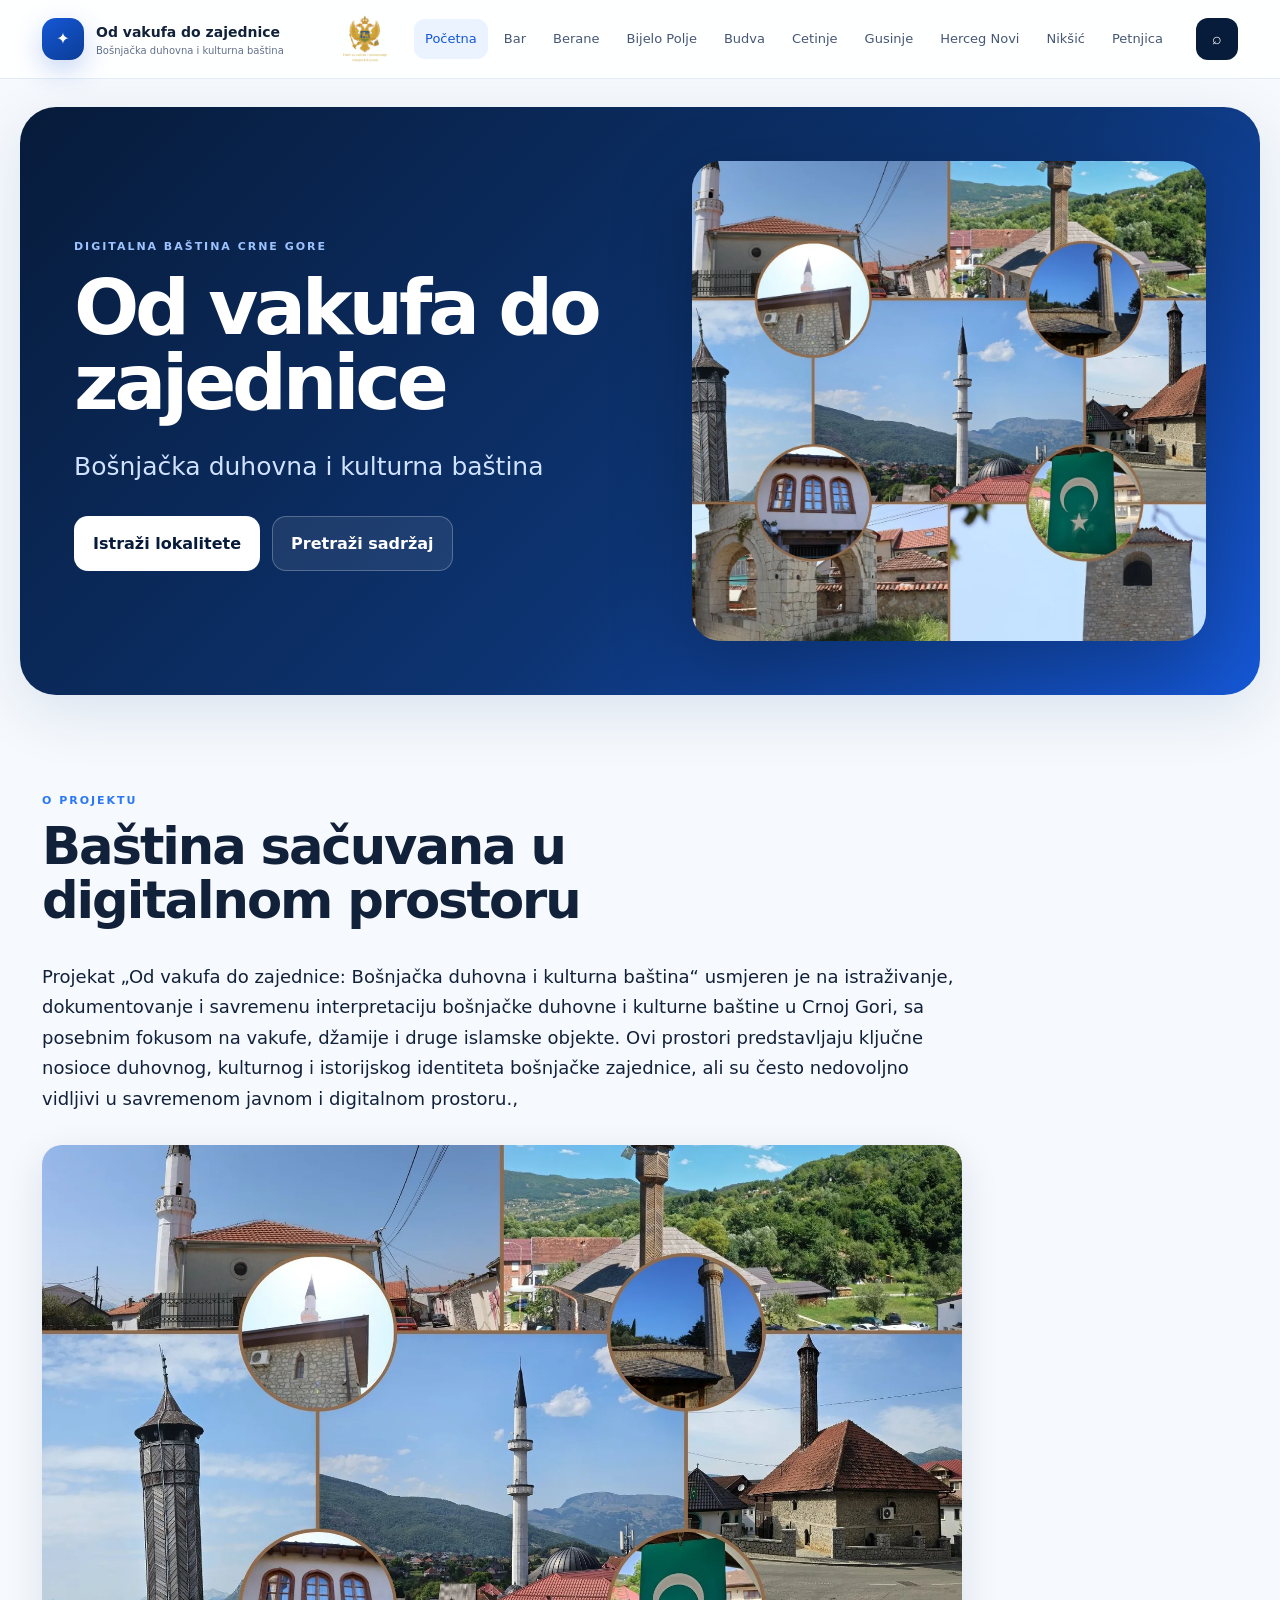
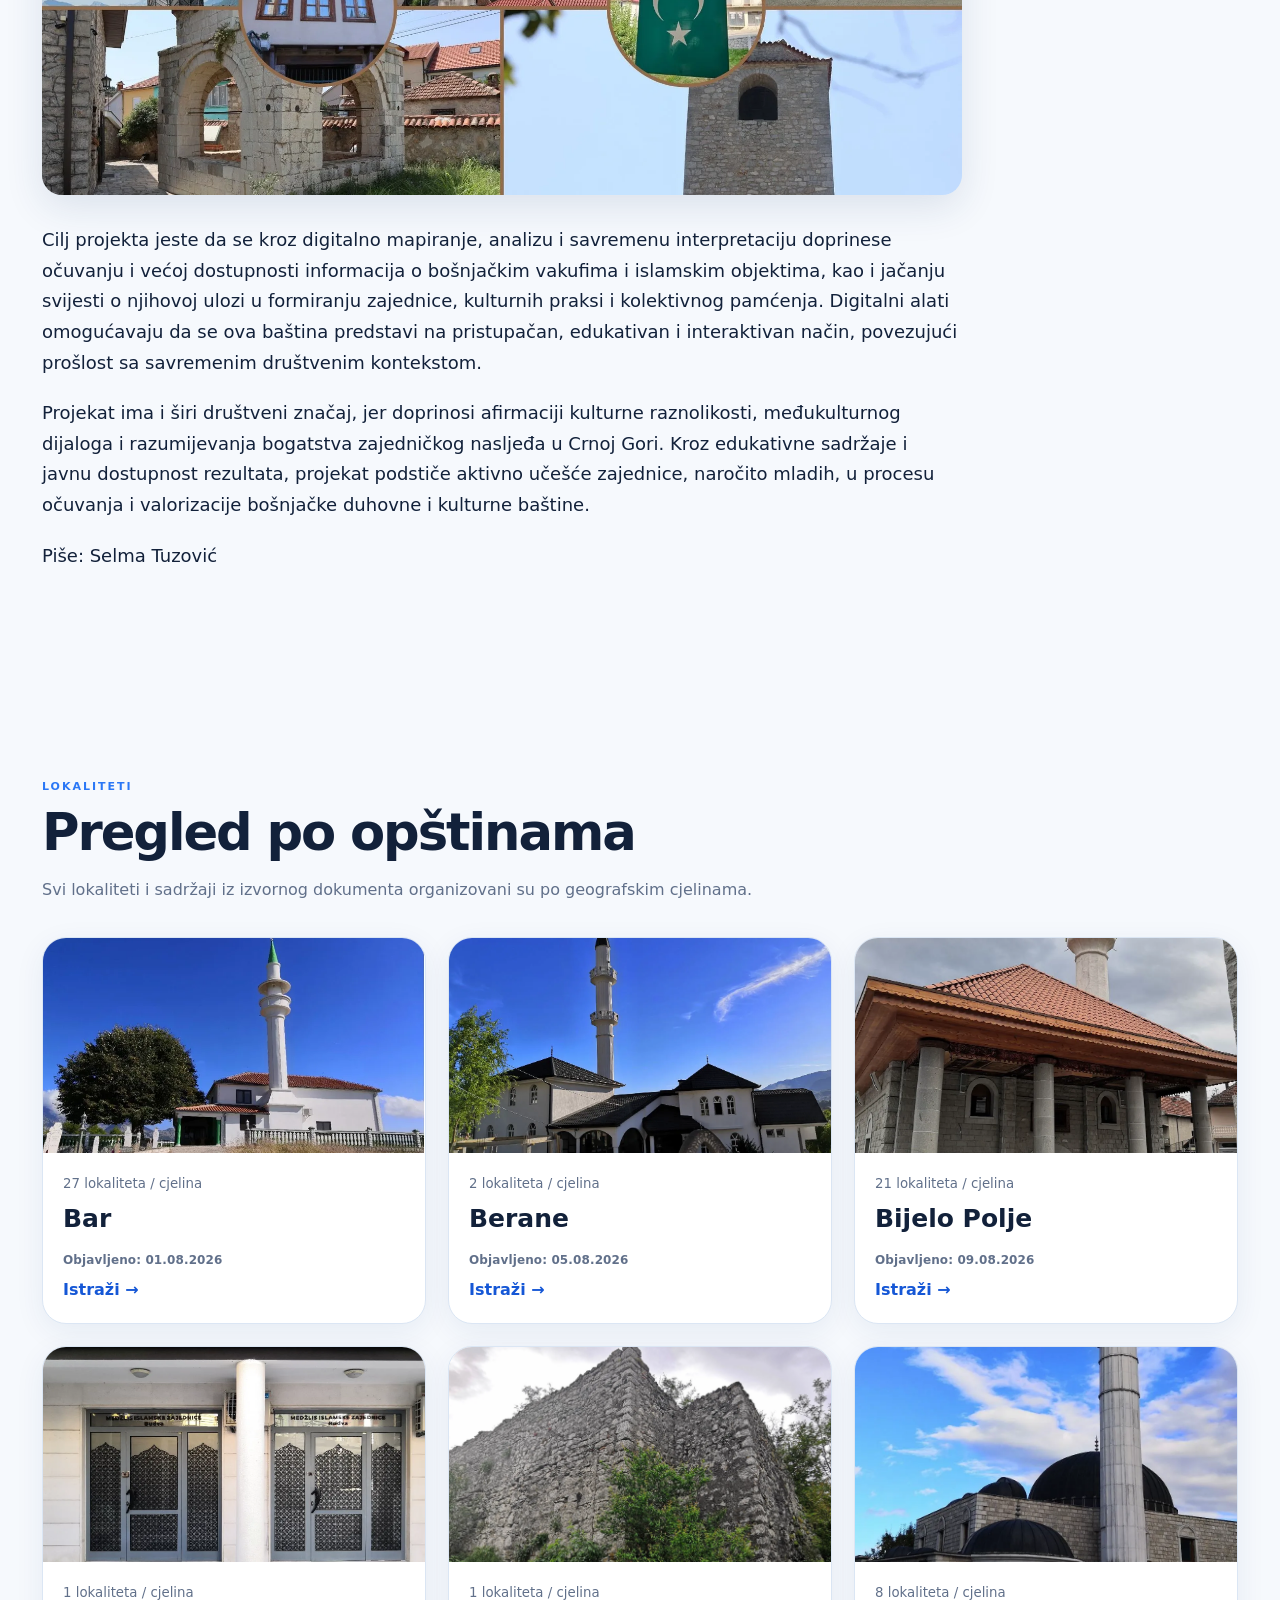
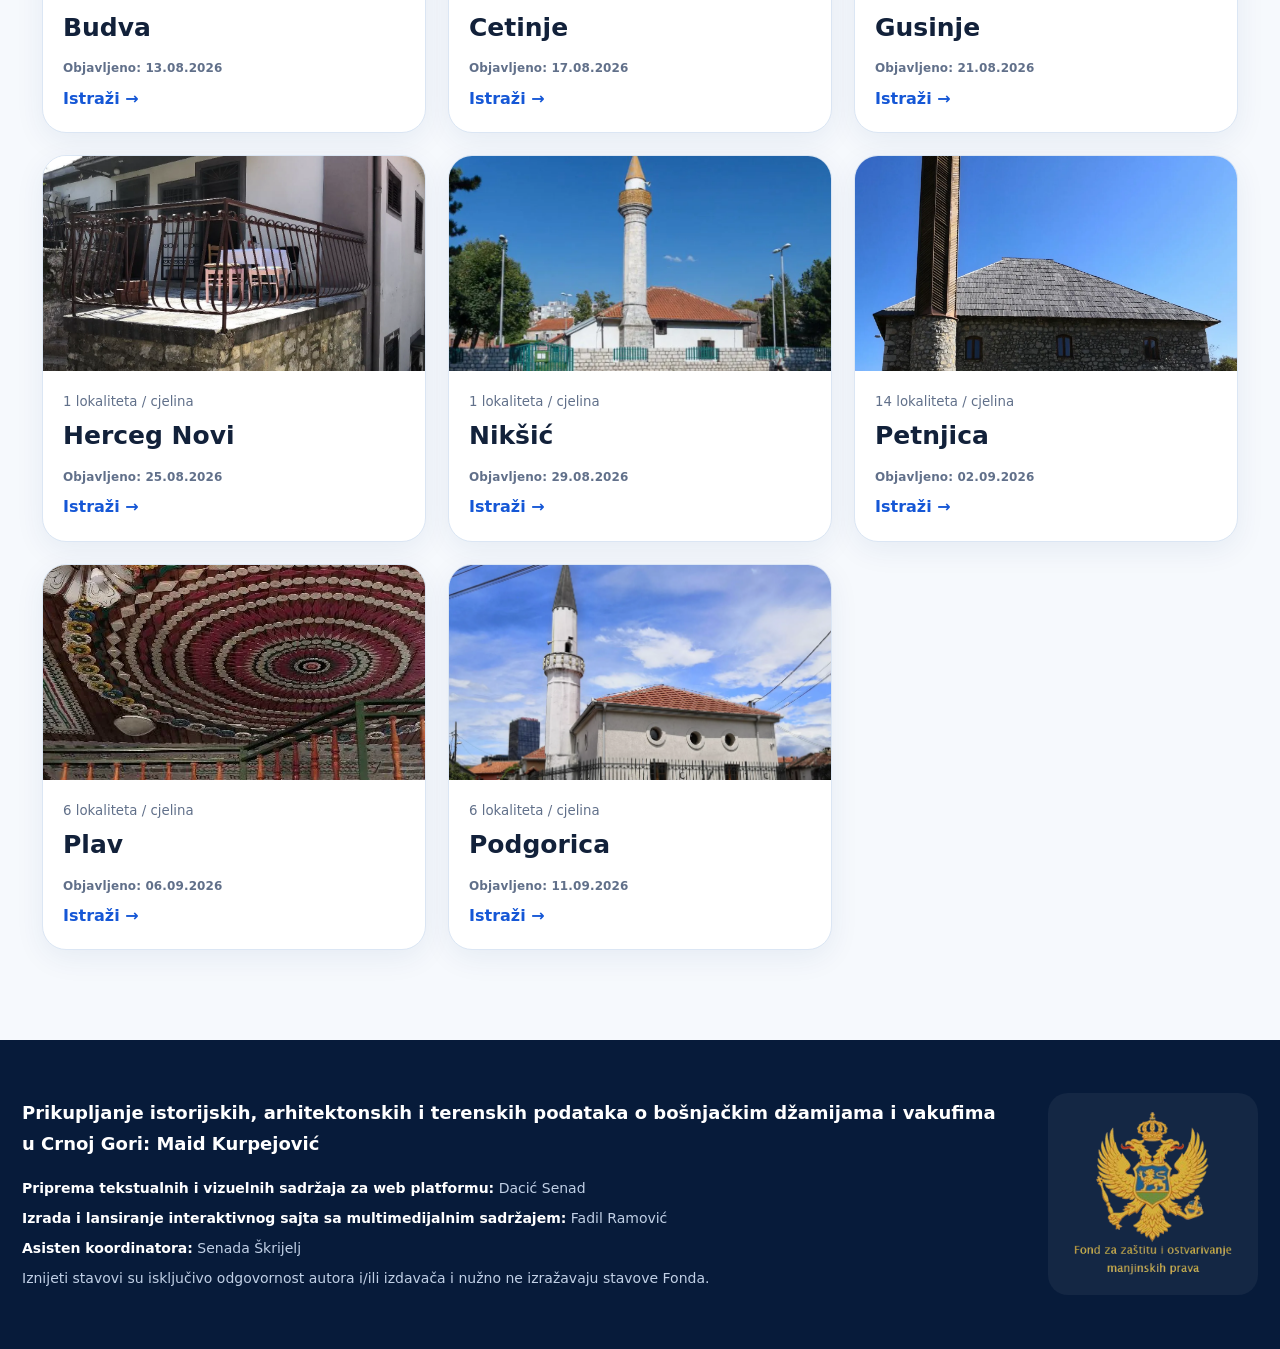
<file: index.html>
<!doctype html><html lang="bs"><head><meta charset="utf-8"><meta name="viewport" content="width=device-width,initial-scale=1"><title>Od vakufa do zajednice | Od vakufa do zajednice</title><meta name="description" content="Bošnjačka duhovna i kulturna baština"><link rel="stylesheet" href="assets/css/style.css"></head><body><header class="site-header"><div class="nav-shell"><a class="brand" href="index.html"><span class="brand-mark" aria-hidden="true">✦</span><span><strong>Od vakufa do zajednice</strong><small>Bošnjačka duhovna i kulturna baština</small></span></a><a class="fund-logo nav-fund-logo" href="https://www.fzm.me/" target="_blank" rel="noopener noreferrer" aria-label="Fond za zaštitu i ostvarivanje manjinskih prava"><img src="assets/images/fond-manjinska-prava-logo.png" alt="Fond za zaštitu i ostvarivanje manjinskih prava"></a><button class="menu-toggle" aria-label="Otvori meni" aria-expanded="false"><span></span><span></span><span></span></button><nav class="main-nav" aria-label="Glavna navigacija"><a class="nav-link active" href="index.html">Početna</a><a class="nav-link " href="bar.html">Bar</a><a class="nav-link " href="berane.html">Berane</a><a class="nav-link " href="bijelo-polje.html">Bijelo Polje</a><a class="nav-link " href="budva.html">Budva</a><a class="nav-link " href="cetinje.html">Cetinje</a><a class="nav-link " href="gusinje.html">Gusinje</a><a class="nav-link " href="herceg-novi.html">Herceg Novi</a><a class="nav-link " href="niksic.html">Nikšić</a><a class="nav-link " href="petnjica.html">Petnjica</a><a class="nav-link " href="plav.html">Plav</a><a class="nav-link " href="podgorica.html">Podgorica</a></nav><button class="search-open" aria-label="Pretraži sajt">⌕</button></div></header><main><section class="hero"><div class="hero-copy reveal"><span class="eyebrow">Digitalna baština Crne Gore</span><h1>Od vakufa do zajednice</h1><p class="hero-sub">Bošnjačka duhovna i kulturna baština</p><div class="hero-actions"><a class="btn primary" href="#lokaliteti">Istraži lokalitete</a><button class="btn ghost search-open-inline">Pretraži sadržaj</button></div></div><div class="hero-media"><img src="assets/images/image1.webp" alt="Bošnjačka duhovna i kulturna baština"></div></section><section class="intro section"><div class="section-heading"><span class="eyebrow">O projektu</span><h2>Baština sačuvana u digitalnom prostoru</h2></div><div class="prose lead"><p>Projekat „Od vakufa do zajednice: Bošnjačka duhovna i kulturna baština“ usmjeren je na istraživanje, dokumentovanje i savremenu interpretaciju bošnjačke duhovne i kulturne baštine u Crnoj Gori, sa posebnim fokusom na vakufe, džamije i druge islamske objekte. Ovi prostori predstavljaju ključne nosioce duhovnog, kulturnog i istorijskog identiteta bošnjačke zajednice, ali su često nedovoljno vidljivi u savremenom javnom i digitalnom prostoru.‚</p><figure class="content-image reveal"><button class="image-button" data-lightbox="assets/images/image1.webp" data-alt="O projektu"><img src="assets/images/image1.webp" alt="O projektu" loading="lazy" decoding="async"></button></figure><p>Cilj projekta jeste da se kroz digitalno mapiranje, analizu i savremenu interpretaciju doprinese očuvanju i većoj dostupnosti informacija o bošnjačkim vakufima i islamskim objektima, kao i jačanju svijesti o njihovoj ulozi u formiranju zajednice, kulturnih praksi i kolektivnog pamćenja. Digitalni alati omogućavaju da se ova baština predstavi na pristupačan, edukativan i interaktivan način, povezujući prošlost sa savremenim društvenim kontekstom.</p><p>Projekat ima i širi društveni značaj, jer doprinosi afirmaciji kulturne raznolikosti, međukulturnog dijaloga i razumijevanja bogatstva zajedničkog nasljeđa u Crnoj Gori. Kroz edukativne sadržaje i javnu dostupnost rezultata, projekat podstiče aktivno učešće zajednice, naročito mladih, u procesu očuvanja i valorizacije bošnjačke duhovne i kulturne baštine.</p><p>Piše: Selma Tuzović</p></div></section><section class="section" id="lokaliteti"><div class="section-heading"><span class="eyebrow">Lokaliteti</span><h2>Pregled po opštinama</h2><p>Svi lokaliteti i sadržaji iz izvornog dokumenta organizovani su po geografskim cjelinama.</p></div><div class="place-grid"><a class="place-card reveal" href="bar.html"><img src="assets/images/image2.webp" alt="Bar" loading="lazy"><span><small>27 lokaliteta / cjelina</small><strong>Bar</strong><time class="published-date" datetime="2026-08-01">Objavljeno: 01.08.2026</time><em>Istraži →</em></span></a><a class="place-card reveal" href="berane.html"><img src="assets/images/image44.webp" alt="Berane" loading="lazy"><span><small>2 lokaliteta / cjelina</small><strong>Berane</strong><time class="published-date" datetime="2026-08-05">Objavljeno: 05.08.2026</time><em>Istraži →</em></span></a><a class="place-card reveal" href="bijelo-polje.html"><img src="assets/images/image48.webp" alt="Bijelo Polje" loading="lazy"><span><small>21 lokaliteta / cjelina</small><strong>Bijelo Polje</strong><time class="published-date" datetime="2026-08-09">Objavljeno: 09.08.2026</time><em>Istraži →</em></span></a><a class="place-card reveal" href="budva.html"><img src="assets/images/image87.webp" alt="Budva" loading="lazy"><span><small>1 lokaliteta / cjelina</small><strong>Budva</strong><time class="published-date" datetime="2026-08-13">Objavljeno: 13.08.2026</time><em>Istraži →</em></span></a><a class="place-card reveal" href="cetinje.html"><img src="assets/images/image89.webp" alt="Cetinje" loading="lazy"><span><small>1 lokaliteta / cjelina</small><strong>Cetinje</strong><time class="published-date" datetime="2026-08-17">Objavljeno: 17.08.2026</time><em>Istraži →</em></span></a><a class="place-card reveal" href="gusinje.html"><img src="assets/images/image91.webp" alt="Gusinje" loading="lazy"><span><small>8 lokaliteta / cjelina</small><strong>Gusinje</strong><time class="published-date" datetime="2026-08-21">Objavljeno: 21.08.2026</time><em>Istraži →</em></span></a><a class="place-card reveal" href="herceg-novi.html"><img src="assets/images/image104.webp" alt="Herceg Novi" loading="lazy"><span><small>1 lokaliteta / cjelina</small><strong>Herceg Novi</strong><time class="published-date" datetime="2026-08-25">Objavljeno: 25.08.2026</time><em>Istraži →</em></span></a><a class="place-card reveal" href="niksic.html"><img src="assets/images/image106.webp" alt="Nikšić" loading="lazy"><span><small>1 lokaliteta / cjelina</small><strong>Nikšić</strong><time class="published-date" datetime="2026-08-29">Objavljeno: 29.08.2026</time><em>Istraži →</em></span></a><a class="place-card reveal" href="petnjica.html"><img src="assets/images/image107.webp" alt="Petnjica" loading="lazy"><span><small>14 lokaliteta / cjelina</small><strong>Petnjica</strong><time class="published-date" datetime="2026-09-02">Objavljeno: 02.09.2026</time><em>Istraži →</em></span></a><a class="place-card reveal" href="plav.html"><img src="assets/images/image130.webp" alt="Plav" loading="lazy"><span><small>6 lokaliteta / cjelina</small><strong>Plav</strong><time class="published-date" datetime="2026-09-06">Objavljeno: 06.09.2026</time><em>Istraži →</em></span></a><a class="place-card reveal" href="podgorica.html"><img src="assets/images/image138.webp" alt="Podgorica" loading="lazy"><span><small>6 lokaliteta / cjelina</small><strong>Podgorica</strong><time class="published-date" datetime="2026-09-11">Objavljeno: 11.09.2026</time><em>Istraži →</em></span></a></div></section></main><footer class="footer">
  <div class="container footer-grid">
    <div class="footer-content">
      <p><strong>Prikupljanje istorijskih, arhitektonskih i terenskih podataka o bošnjačkim džamijama i vakufima u Crnoj Gori:</strong> Maid Kurpejović</p>
      <p><strong>Priprema tekstualnih i vizuelnih sadržaja za web platformu:</strong> Dacić Senad</p>
      <p><strong>Izrada i lansiranje interaktivnog sajta sa multimedijalnim sadržajem:</strong> Fadil Ramović</p>
      <p><strong>Asisten koordinatora:</strong> Senada Škrijelj</p>
      <p>Iznijeti stavovi su isključivo odgovornost autora i/ili izdavača i nužno ne izražavaju stavove Fonda.</p>
    </div>
    <a class="fund-logo footer-fund-logo" href="https://www.fzm.me/" target="_blank" rel="noopener noreferrer" aria-label="Fond za zaštitu i ostvarivanje manjinskih prava">
      <img src="assets/images/fond-manjinska-prava-logo.png" alt="Fond za zaštitu i ostvarivanje manjinskih prava">
    </a>
  </div>
</footer><button class="back-top" aria-label="Nazad na vrh">↑</button><div class="search-panel" aria-hidden="true"><div class="search-box"><button class="search-close" aria-label="Zatvori pretragu">×</button><label for="site-search">Pretraži lokalitete i tekst</label><input id="site-search" type="search" placeholder="Unesite naziv, mjesto ili pojam…" autocomplete="off"><div id="search-results" class="search-results"></div></div></div><script src="assets/js/search-index.js"></script><script src="assets/js/main.js"></script></body></html>
</file>
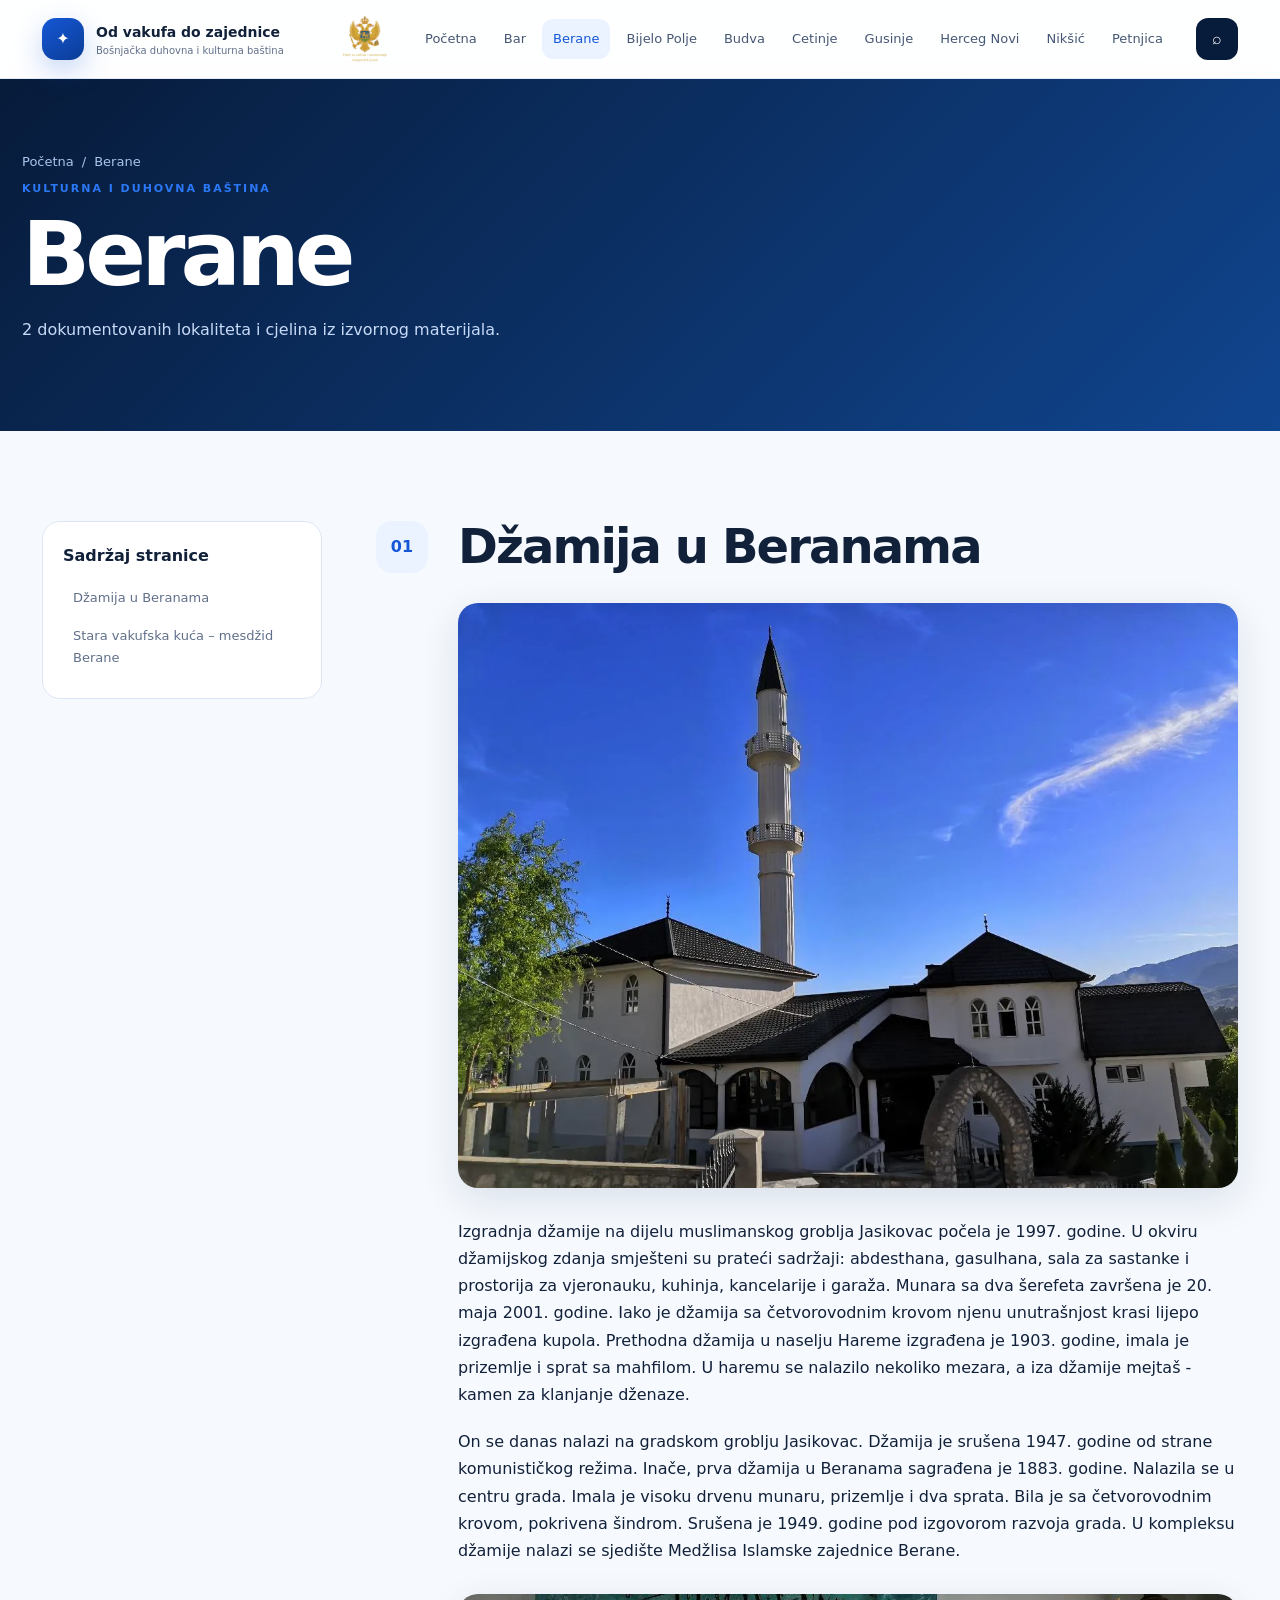
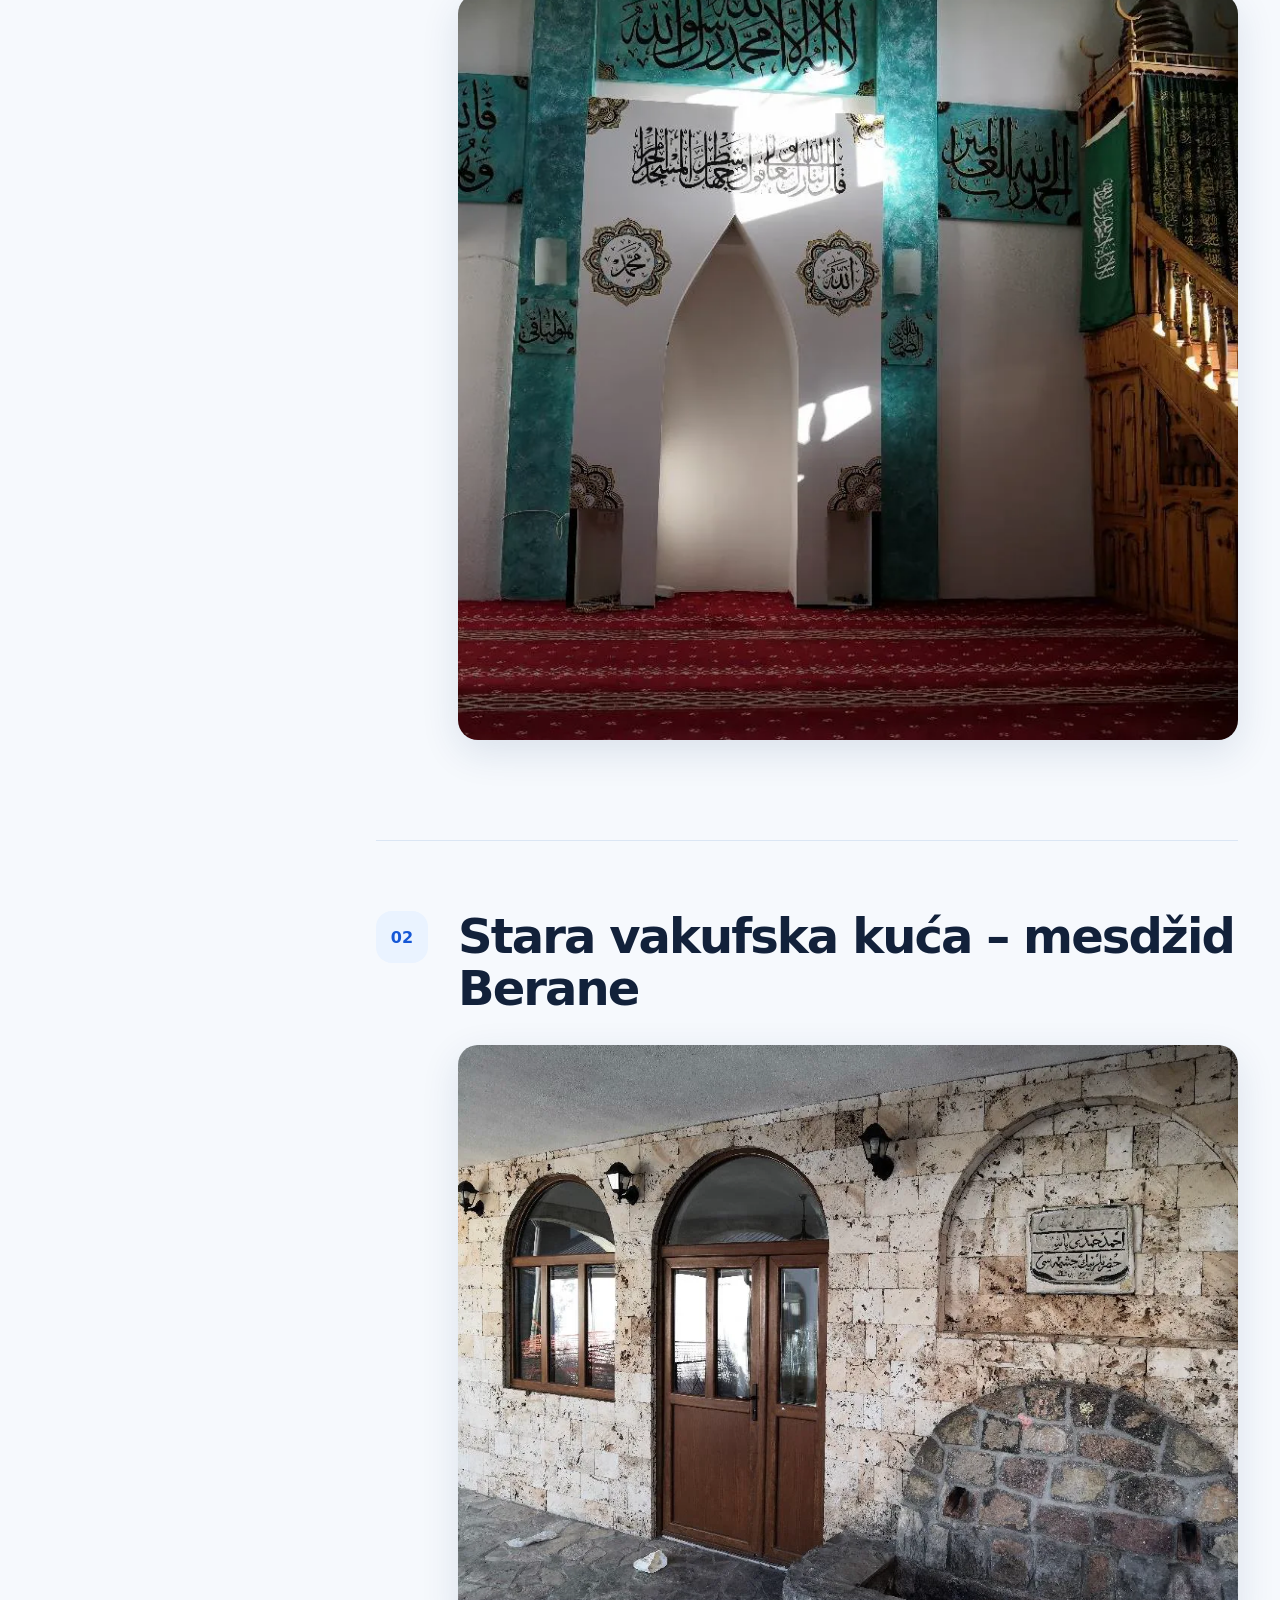
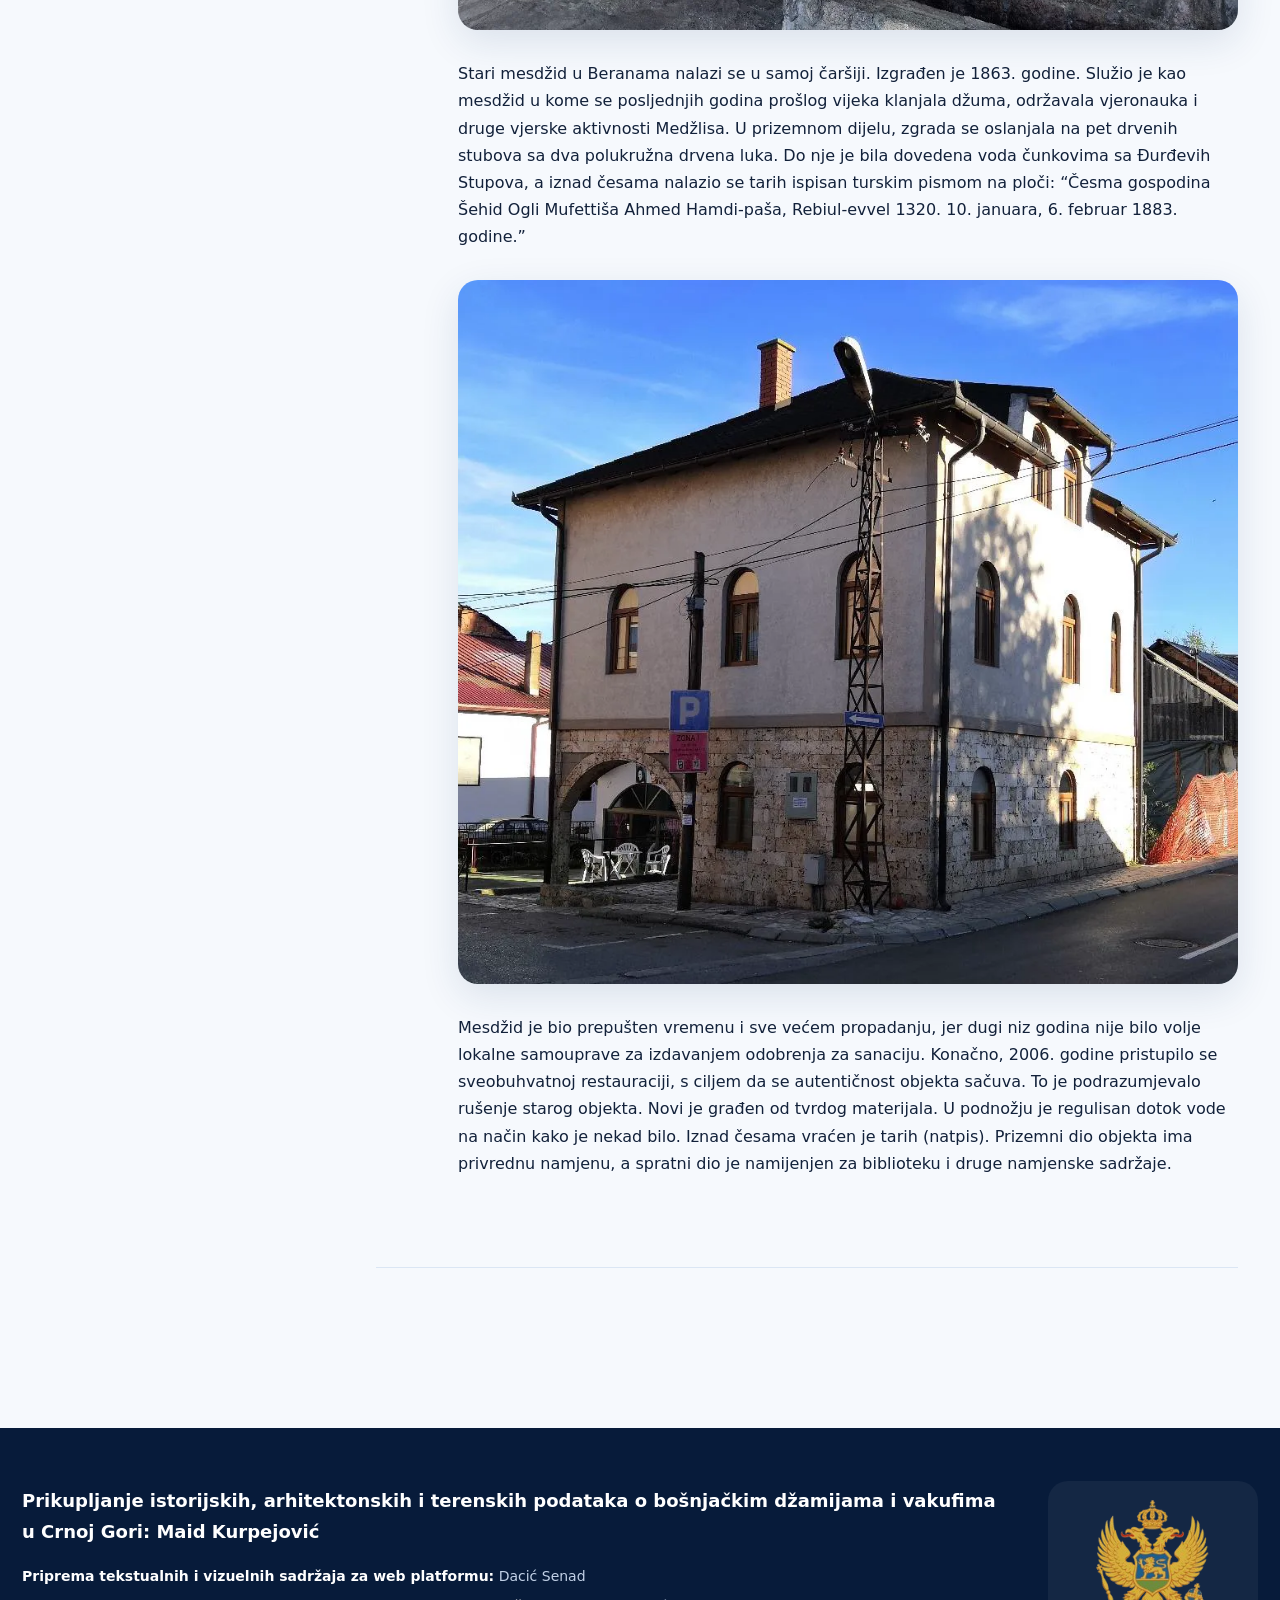
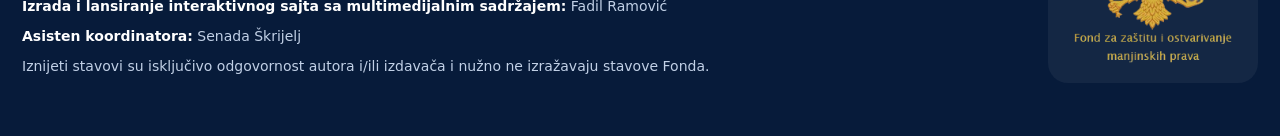
<file: berane.html>
<!doctype html><html lang="bs"><head><meta charset="utf-8"><meta name="viewport" content="width=device-width,initial-scale=1"><title>Berane | Od vakufa do zajednice</title><meta name="description" content="Bošnjačka duhovna i kulturna baština — Berane"><link rel="stylesheet" href="assets/css/style.css"></head><body><header class="site-header"><div class="nav-shell"><a class="brand" href="index.html"><span class="brand-mark" aria-hidden="true">✦</span><span><strong>Od vakufa do zajednice</strong><small>Bošnjačka duhovna i kulturna baština</small></span></a><a class="fund-logo nav-fund-logo" href="https://www.fzm.me/" target="_blank" rel="noopener noreferrer" aria-label="Fond za zaštitu i ostvarivanje manjinskih prava"><img src="assets/images/fond-manjinska-prava-logo.png" alt="Fond za zaštitu i ostvarivanje manjinskih prava"></a><button class="menu-toggle" aria-label="Otvori meni" aria-expanded="false"><span></span><span></span><span></span></button><nav class="main-nav" aria-label="Glavna navigacija"><a class="nav-link " href="index.html">Početna</a><a class="nav-link " href="bar.html">Bar</a><a class="nav-link active" href="berane.html">Berane</a><a class="nav-link " href="bijelo-polje.html">Bijelo Polje</a><a class="nav-link " href="budva.html">Budva</a><a class="nav-link " href="cetinje.html">Cetinje</a><a class="nav-link " href="gusinje.html">Gusinje</a><a class="nav-link " href="herceg-novi.html">Herceg Novi</a><a class="nav-link " href="niksic.html">Nikšić</a><a class="nav-link " href="petnjica.html">Petnjica</a><a class="nav-link " href="plav.html">Plav</a><a class="nav-link " href="podgorica.html">Podgorica</a></nav><button class="search-open" aria-label="Pretraži sajt">⌕</button></div></header><main><section class="page-hero"><div><nav class="breadcrumbs" aria-label="Breadcrumb"><a href="index.html">Početna</a><span>/</span><span>Berane</span></nav><span class="eyebrow">Kulturna i duhovna baština</span><h1>Berane</h1><p>2 dokumentovanih lokaliteta i cjelina iz izvornog materijala.</p></div></section><div class="content-layout section"><aside class="toc"><strong>Sadržaj stranice</strong><a href="#dzamija-u-beranama">Džamija u Beranama</a><a href="#stara-vakufska-kuca-mesdzid-berane">Stara vakufska kuća – mesdžid Berane</a></aside><section class="items"><article class="heritage-item reveal" id="dzamija-u-beranama"><div class="item-number">01</div><div class="item-content"><h2>Džamija u Beranama</h2><div class="prose"><figure class="content-image reveal"><button class="image-button" data-lightbox="assets/images/image44.webp" data-alt="Džamija u Beranama"><img src="assets/images/image44.webp" alt="Džamija u Beranama" loading="lazy" decoding="async"></button></figure><p>Izgradnja džamije na dijelu muslimanskog groblja Jasikovac počela je 1997. godine. U okviru džamijskog zdanja smješteni su prateći sadržaji: abdesthana, gasulhana, sala za sastanke i prostorija za vjeronauku, kuhinja, kancelarije i garaža. Munara sa dva šerefeta završena je 20. maja 2001. godine. Iako je džamija sa četvorovodnim krovom njenu unutrašnjost krasi lijepo izgrađena kupola. Prethodna džamija u naselju Hareme izgrađena je 1903. godine, imala je prizemlje i sprat sa mahfilom. U haremu se nalazilo nekoliko mezara, a iza džamije mejtaš - kamen za klanjanje dženaze.</p><p>On se danas nalazi na gradskom groblju Jasikovac. Džamija je srušena 1947. godine od strane komunističkog režima. Inače, prva džamija u Beranama sagrađena je 1883. godine. Nalazila se u centru grada. Imala je visoku drvenu munaru, prizemlje i dva sprata. Bila je sa četvorovodnim krovom, pokrivena šindrom. Srušena je 1949. godine pod izgovorom razvoja grada. U kompleksu džamije nalazi se sjedište Medžlisa Islamske zajednice Berane.</p><figure class="content-image reveal"><button class="image-button" data-lightbox="[data-uri]" data-alt="Džamija u Beranama"><img src="[data-uri]" alt="Džamija u Beranama" loading="lazy" decoding="async"></button></figure></div></div></article><article class="heritage-item reveal" id="stara-vakufska-kuca-mesdzid-berane"><div class="item-number">02</div><div class="item-content"><h2>Stara vakufska kuća – mesdžid Berane</h2><div class="prose"><figure class="content-image reveal"><button class="image-button" data-lightbox="assets/images/image46.webp" data-alt="Stara vakufska kuća – mesdžid Berane"><img src="assets/images/image46.webp" alt="Stara vakufska kuća – mesdžid Berane" loading="lazy" decoding="async"></button></figure><p>Stari mesdžid u Beranama nalazi se u samoj čaršiji. Izgrađen je 1863. godine. Služio je kao mesdžid u kome se posljednjih godina prošlog vijeka klanjala džuma, održavala vjeronauka i druge vjerske aktivnosti Medžlisa. U prizemnom dijelu, zgrada se oslanjala na pet drvenih stubova sa dva polukružna drvena luka. Do nje je bila dovedena voda čunkovima sa Đurđevih Stupova, a iznad česama nalazio se tarih ispisan turskim pismom na ploči: “Česma gospodina Šehid Ogli Mufettiša Ahmed Hamdi-paša, Rebiul-evvel 1320. 10. januara, 6. februar 1883. godine.”</p><figure class="content-image reveal"><button class="image-button" data-lightbox="assets/images/image47.webp" data-alt="Stara vakufska kuća – mesdžid Berane"><img src="assets/images/image47.webp" alt="Stara vakufska kuća – mesdžid Berane" loading="lazy" decoding="async"></button></figure><p>Mesdžid je bio prepušten vremenu i sve većem propadanju, jer dugi niz godina nije bilo volje lokalne samouprave za izdavanjem odobrenja za sanaciju. Konačno, 2006. godine pristupilo se sveobuhvatnoj restauraciji, s ciljem da se autentičnost objekta sačuva. To je podrazumjevalo rušenje starog objekta. Novi je građen od tvrdog materijala. U podnožju je regulisan dotok vode na način kako je nekad bilo. Iznad česama vraćen je tarih (natpis). Prizemni dio objekta ima privrednu namjenu, a spratni dio je namijenjen za biblioteku i druge namjenske sadržaje.</p></div></div></article></section></div></main><footer class="footer">
  <div class="container footer-grid">
    <div class="footer-content">
      <p><strong>Prikupljanje istorijskih, arhitektonskih i terenskih podataka o bošnjačkim džamijama i vakufima u Crnoj Gori:</strong> Maid Kurpejović</p>
      <p><strong>Priprema tekstualnih i vizuelnih sadržaja za web platformu:</strong> Dacić Senad</p>
      <p><strong>Izrada i lansiranje interaktivnog sajta sa multimedijalnim sadržajem:</strong> Fadil Ramović</p>
      <p><strong>Asisten koordinatora:</strong> Senada Škrijelj</p>
      <p>Iznijeti stavovi su isključivo odgovornost autora i/ili izdavača i nužno ne izražavaju stavove Fonda.</p>
    </div>
    <a class="fund-logo footer-fund-logo" href="https://www.fzm.me/" target="_blank" rel="noopener noreferrer" aria-label="Fond za zaštitu i ostvarivanje manjinskih prava">
      <img src="assets/images/fond-manjinska-prava-logo.png" alt="Fond za zaštitu i ostvarivanje manjinskih prava">
    </a>
  </div>
</footer><button class="back-top" aria-label="Nazad na vrh">↑</button><div class="search-panel" aria-hidden="true"><div class="search-box"><button class="search-close" aria-label="Zatvori pretragu">×</button><label for="site-search">Pretraži lokalitete i tekst</label><input id="site-search" type="search" placeholder="Unesite naziv, mjesto ili pojam…" autocomplete="off"><div id="search-results" class="search-results"></div></div></div><script src="assets/js/search-index.js"></script><script src="assets/js/main.js"></script></body></html>
</file>
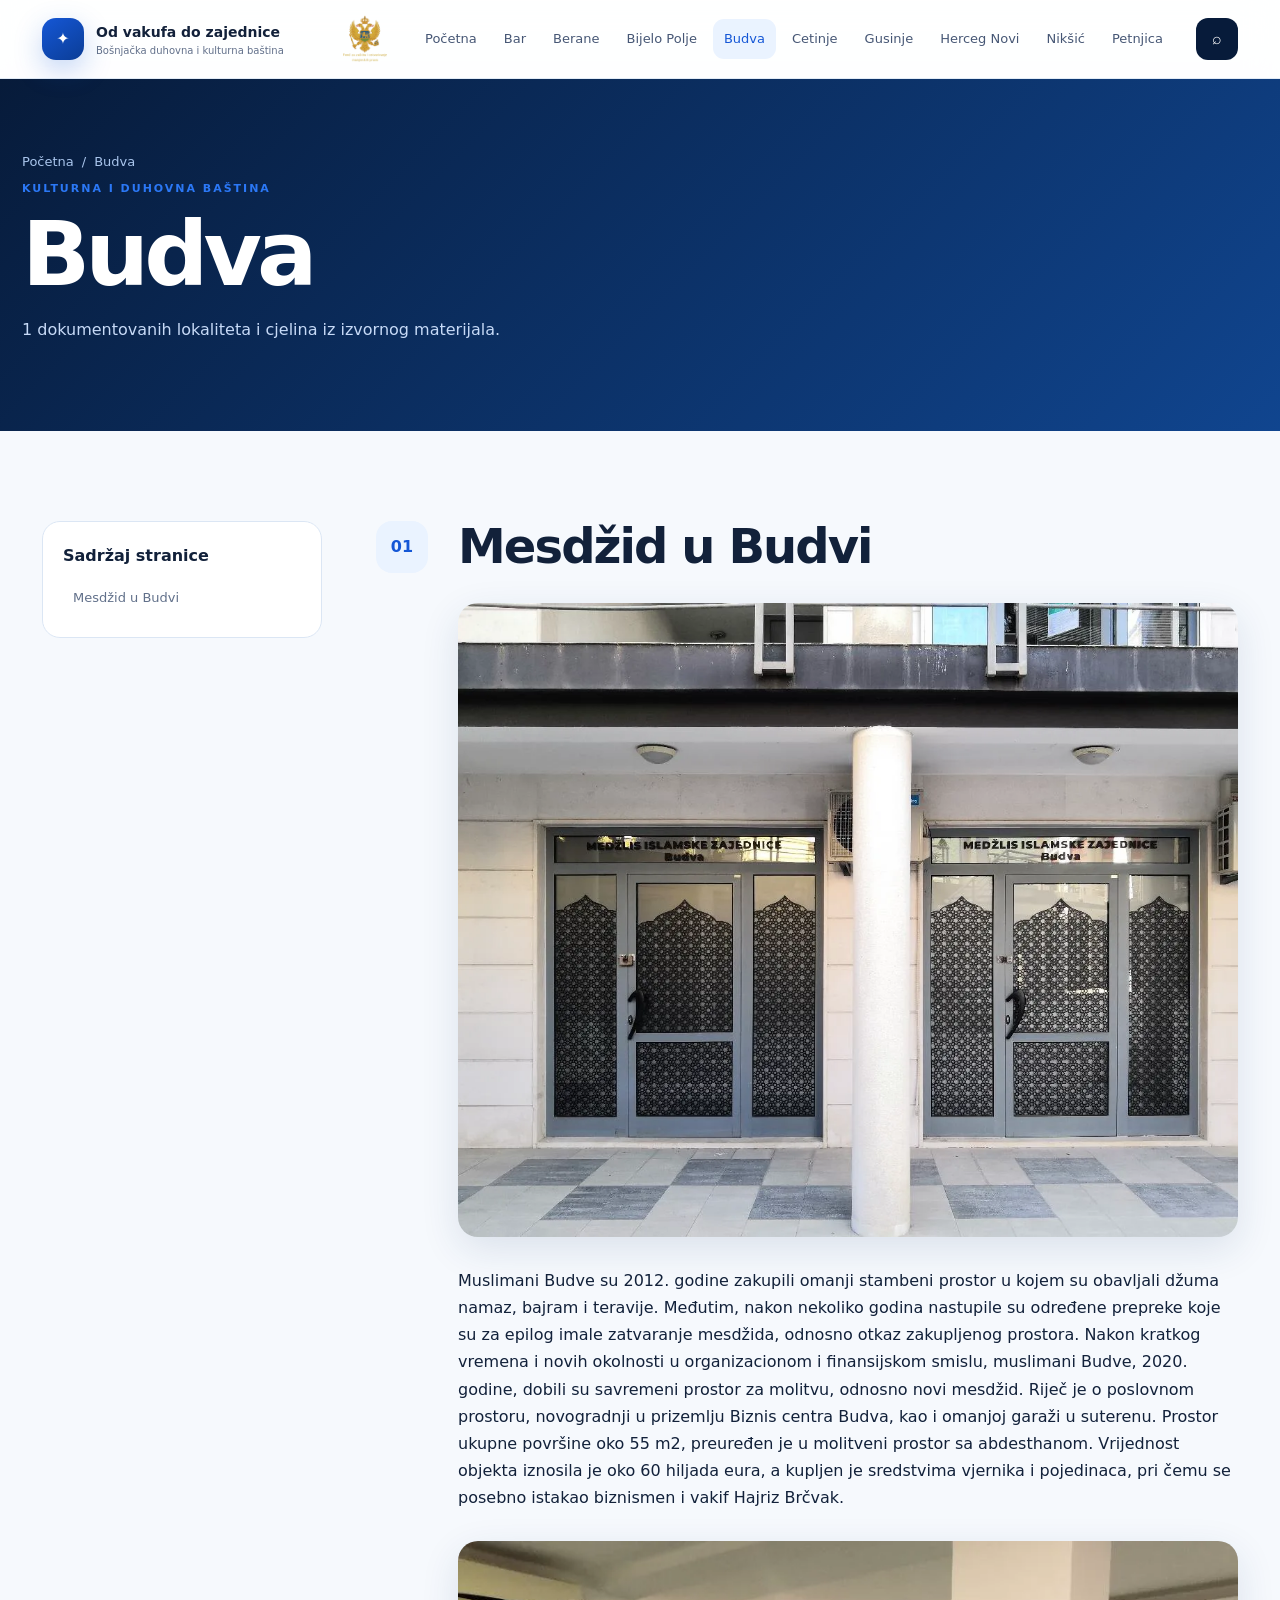
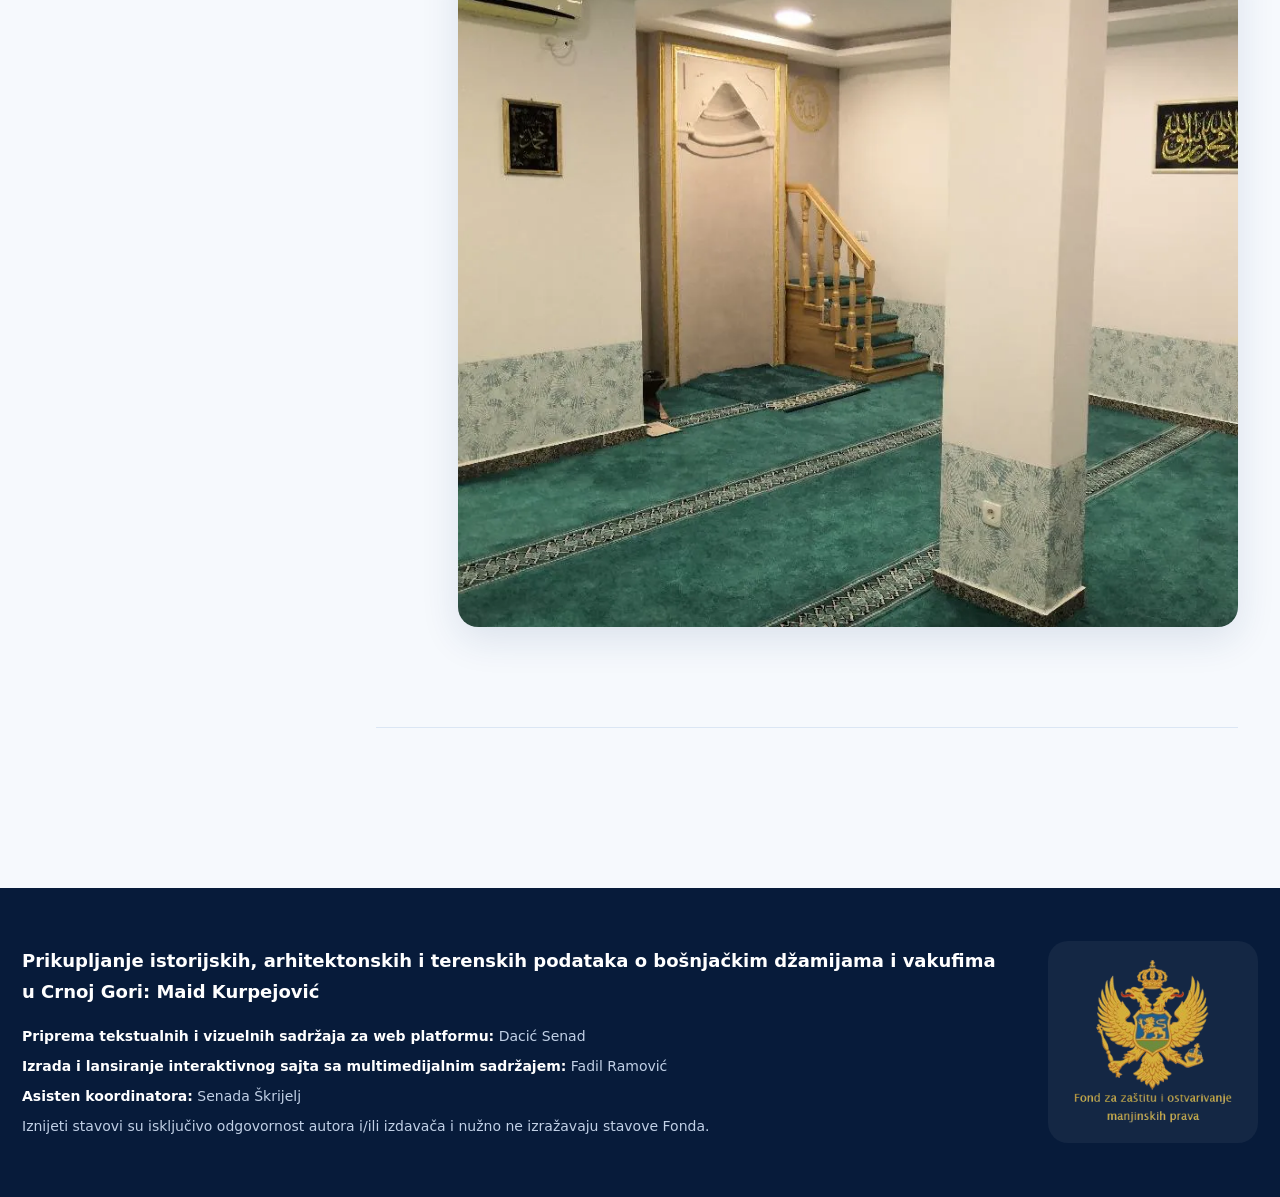
<file: budva.html>
<!doctype html><html lang="bs"><head><meta charset="utf-8"><meta name="viewport" content="width=device-width,initial-scale=1"><title>Budva | Od vakufa do zajednice</title><meta name="description" content="Bošnjačka duhovna i kulturna baština — Budva"><link rel="stylesheet" href="assets/css/style.css"></head><body><header class="site-header"><div class="nav-shell"><a class="brand" href="index.html"><span class="brand-mark" aria-hidden="true">✦</span><span><strong>Od vakufa do zajednice</strong><small>Bošnjačka duhovna i kulturna baština</small></span></a><a class="fund-logo nav-fund-logo" href="https://www.fzm.me/" target="_blank" rel="noopener noreferrer" aria-label="Fond za zaštitu i ostvarivanje manjinskih prava"><img src="assets/images/fond-manjinska-prava-logo.png" alt="Fond za zaštitu i ostvarivanje manjinskih prava"></a><button class="menu-toggle" aria-label="Otvori meni" aria-expanded="false"><span></span><span></span><span></span></button><nav class="main-nav" aria-label="Glavna navigacija"><a class="nav-link " href="index.html">Početna</a><a class="nav-link " href="bar.html">Bar</a><a class="nav-link " href="berane.html">Berane</a><a class="nav-link " href="bijelo-polje.html">Bijelo Polje</a><a class="nav-link active" href="budva.html">Budva</a><a class="nav-link " href="cetinje.html">Cetinje</a><a class="nav-link " href="gusinje.html">Gusinje</a><a class="nav-link " href="herceg-novi.html">Herceg Novi</a><a class="nav-link " href="niksic.html">Nikšić</a><a class="nav-link " href="petnjica.html">Petnjica</a><a class="nav-link " href="plav.html">Plav</a><a class="nav-link " href="podgorica.html">Podgorica</a></nav><button class="search-open" aria-label="Pretraži sajt">⌕</button></div></header><main><section class="page-hero"><div><nav class="breadcrumbs" aria-label="Breadcrumb"><a href="index.html">Početna</a><span>/</span><span>Budva</span></nav><span class="eyebrow">Kulturna i duhovna baština</span><h1>Budva</h1><p>1 dokumentovanih lokaliteta i cjelina iz izvornog materijala.</p></div></section><div class="content-layout section"><aside class="toc"><strong>Sadržaj stranice</strong><a href="#mesdzid-u-budvi">Mesdžid u Budvi</a></aside><section class="items"><article class="heritage-item reveal" id="mesdzid-u-budvi"><div class="item-number">01</div><div class="item-content"><h2>Mesdžid u Budvi</h2><div class="prose"><figure class="content-image reveal"><button class="image-button" data-lightbox="assets/images/image87.webp" data-alt="Mesdžid u Budvi"><img src="assets/images/image87.webp" alt="Mesdžid u Budvi" loading="lazy" decoding="async"></button></figure><p>Muslimani Budve su 2012. godine zakupili omanji stambeni prostor u kojem su obavljali džuma namaz, bajram i teravije. Međutim, nakon nekoliko godina nastupile su određene prepreke koje su za epilog imale zatvaranje mesdžida, odnosno otkaz zakupljenog prostora. Nakon kratkog vremena i novih okolnosti u organizacionom i finansijskom smislu, muslimani Budve, 2020. godine, dobili su savremeni prostor za molitvu, odnosno novi mesdžid. Riječ je o poslovnom prostoru, novogradnji u prizemlju Biznis centra Budva, kao i omanjoj garaži u suterenu. Prostor ukupne površine oko 55 m2, preuređen je u molitveni prostor sa abdesthanom. Vrijednost objekta iznosila je oko 60 hiljada eura, a kupljen je sredstvima vjernika i pojedinaca, pri čemu se posebno istakao biznismen i vakif Hajriz Brčvak.</p><figure class="content-image reveal"><button class="image-button" data-lightbox="[data-uri]" data-alt="Mesdžid u Budvi"><img src="[data-uri]" alt="Mesdžid u Budvi" loading="lazy" decoding="async"></button></figure></div></div></article></section></div></main><footer class="footer">
  <div class="container footer-grid">
    <div class="footer-content">
      <p><strong>Prikupljanje istorijskih, arhitektonskih i terenskih podataka o bošnjačkim džamijama i vakufima u Crnoj Gori:</strong> Maid Kurpejović</p>
      <p><strong>Priprema tekstualnih i vizuelnih sadržaja za web platformu:</strong> Dacić Senad</p>
      <p><strong>Izrada i lansiranje interaktivnog sajta sa multimedijalnim sadržajem:</strong> Fadil Ramović</p>
      <p><strong>Asisten koordinatora:</strong> Senada Škrijelj</p>
      <p>Iznijeti stavovi su isključivo odgovornost autora i/ili izdavača i nužno ne izražavaju stavove Fonda.</p>
    </div>
    <a class="fund-logo footer-fund-logo" href="https://www.fzm.me/" target="_blank" rel="noopener noreferrer" aria-label="Fond za zaštitu i ostvarivanje manjinskih prava">
      <img src="assets/images/fond-manjinska-prava-logo.png" alt="Fond za zaštitu i ostvarivanje manjinskih prava">
    </a>
  </div>
</footer><button class="back-top" aria-label="Nazad na vrh">↑</button><div class="search-panel" aria-hidden="true"><div class="search-box"><button class="search-close" aria-label="Zatvori pretragu">×</button><label for="site-search">Pretraži lokalitete i tekst</label><input id="site-search" type="search" placeholder="Unesite naziv, mjesto ili pojam…" autocomplete="off"><div id="search-results" class="search-results"></div></div></div><script src="assets/js/search-index.js"></script><script src="assets/js/main.js"></script></body></html>
</file>
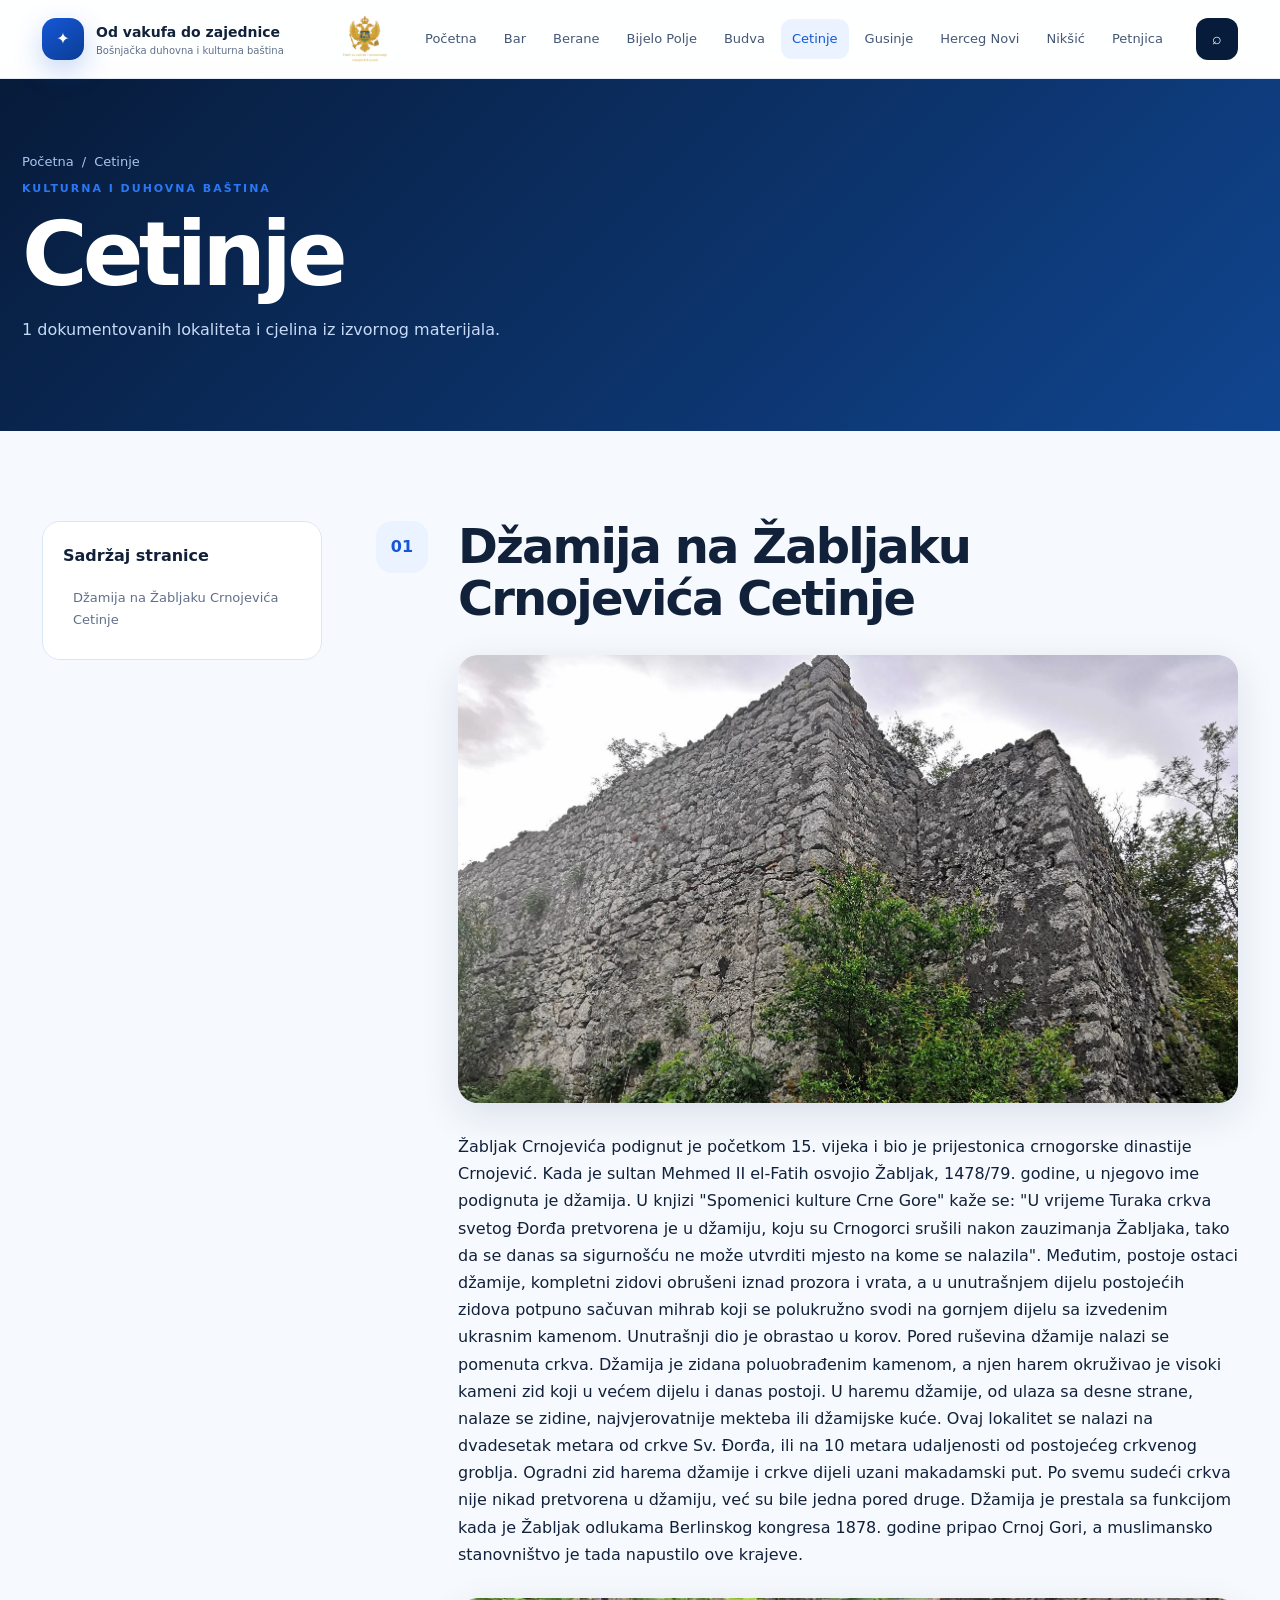
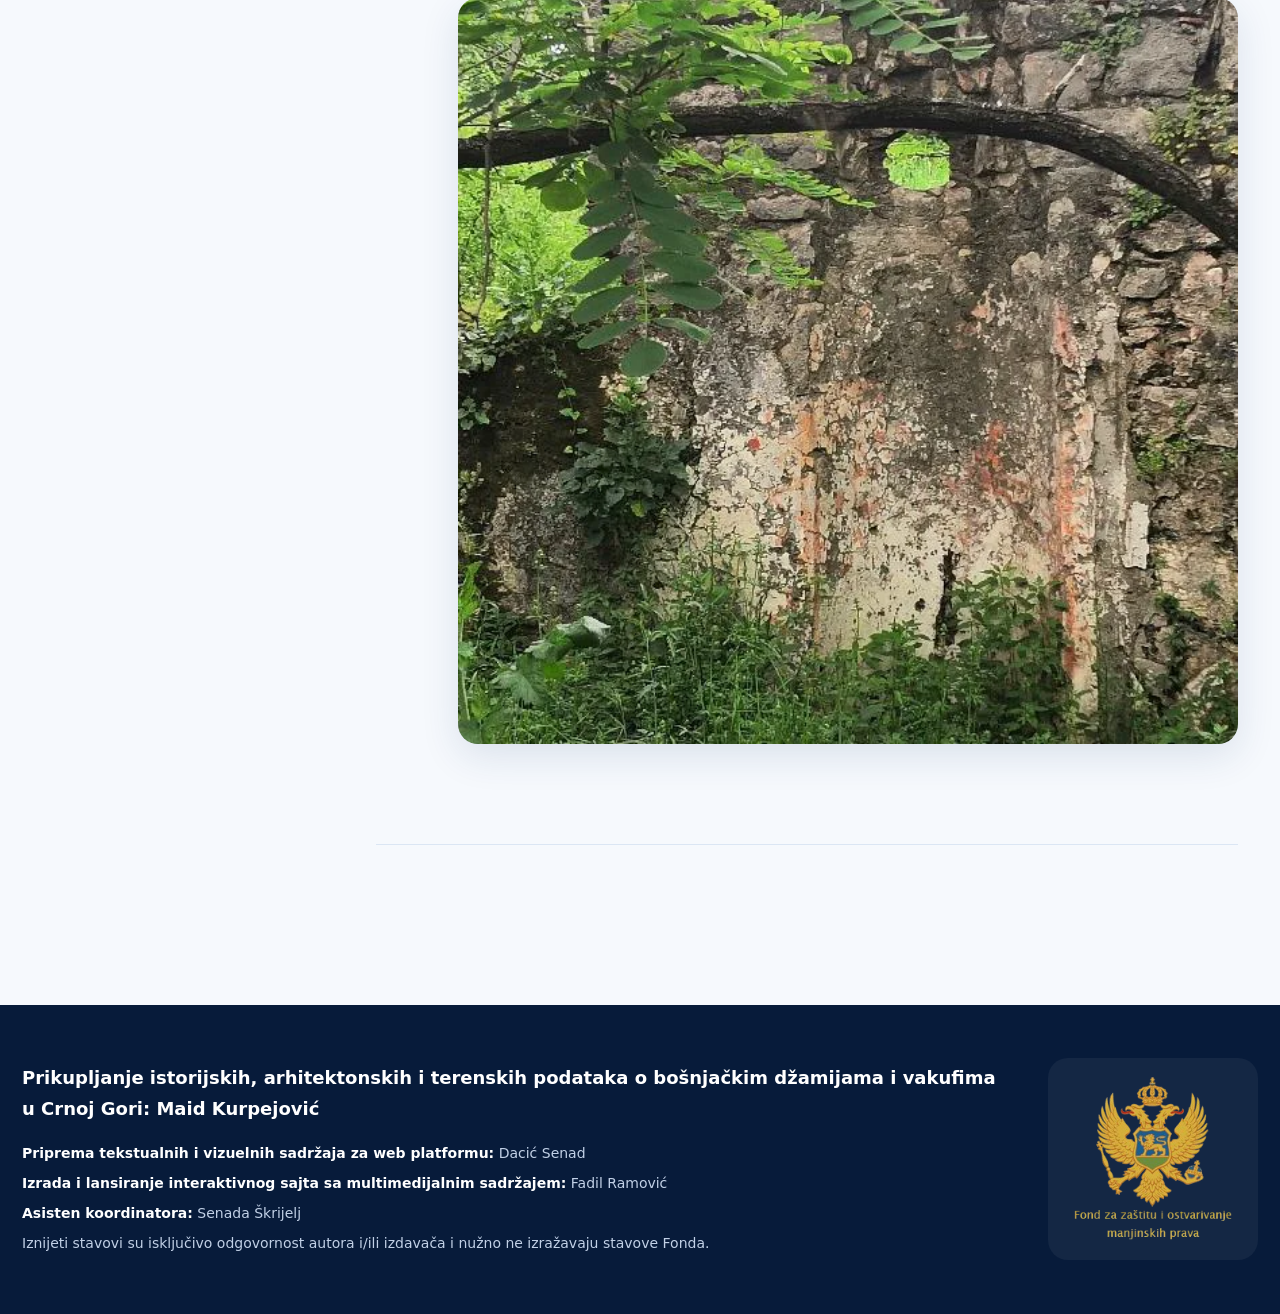
<file: cetinje.html>
<!doctype html><html lang="bs"><head><meta charset="utf-8"><meta name="viewport" content="width=device-width,initial-scale=1"><title>Cetinje | Od vakufa do zajednice</title><meta name="description" content="Bošnjačka duhovna i kulturna baština — Cetinje"><link rel="stylesheet" href="assets/css/style.css"></head><body><header class="site-header"><div class="nav-shell"><a class="brand" href="index.html"><span class="brand-mark" aria-hidden="true">✦</span><span><strong>Od vakufa do zajednice</strong><small>Bošnjačka duhovna i kulturna baština</small></span></a><a class="fund-logo nav-fund-logo" href="https://www.fzm.me/" target="_blank" rel="noopener noreferrer" aria-label="Fond za zaštitu i ostvarivanje manjinskih prava"><img src="assets/images/fond-manjinska-prava-logo.png" alt="Fond za zaštitu i ostvarivanje manjinskih prava"></a><button class="menu-toggle" aria-label="Otvori meni" aria-expanded="false"><span></span><span></span><span></span></button><nav class="main-nav" aria-label="Glavna navigacija"><a class="nav-link " href="index.html">Početna</a><a class="nav-link " href="bar.html">Bar</a><a class="nav-link " href="berane.html">Berane</a><a class="nav-link " href="bijelo-polje.html">Bijelo Polje</a><a class="nav-link " href="budva.html">Budva</a><a class="nav-link active" href="cetinje.html">Cetinje</a><a class="nav-link " href="gusinje.html">Gusinje</a><a class="nav-link " href="herceg-novi.html">Herceg Novi</a><a class="nav-link " href="niksic.html">Nikšić</a><a class="nav-link " href="petnjica.html">Petnjica</a><a class="nav-link " href="plav.html">Plav</a><a class="nav-link " href="podgorica.html">Podgorica</a></nav><button class="search-open" aria-label="Pretraži sajt">⌕</button></div></header><main><section class="page-hero"><div><nav class="breadcrumbs" aria-label="Breadcrumb"><a href="index.html">Početna</a><span>/</span><span>Cetinje</span></nav><span class="eyebrow">Kulturna i duhovna baština</span><h1>Cetinje</h1><p>1 dokumentovanih lokaliteta i cjelina iz izvornog materijala.</p></div></section><div class="content-layout section"><aside class="toc"><strong>Sadržaj stranice</strong><a href="#dzamija-na-zabljaku-crnojevica-cetinje">Džamija na Žabljaku Crnojevića Cetinje</a></aside><section class="items"><article class="heritage-item reveal" id="dzamija-na-zabljaku-crnojevica-cetinje"><div class="item-number">01</div><div class="item-content"><h2>Džamija na Žabljaku Crnojevića Cetinje</h2><div class="prose"><figure class="content-image reveal"><button class="image-button" data-lightbox="assets/images/image89.webp" data-alt="Džamija na Žabljaku Crnojevića Cetinje"><img src="assets/images/image89.webp" alt="Džamija na Žabljaku Crnojevića Cetinje" loading="lazy" decoding="async"></button></figure><p>Žabljak Crnojevića podignut je početkom 15. vijeka i bio je prijestonica crnogorske dinastije Crnojević. Kada je sultan Mehmed II el-Fatih osvojio Žabljak, 1478/79. godine, u njegovo ime podignuta je džamija. U knjizi &quot;Spomenici kulture Crne Gore&quot; kaže se: &quot;U vrijeme Turaka crkva svetog Đorđa pretvorena je u džamiju, koju su Crnogorci srušili nakon zauzimanja Žabljaka, tako da se danas sa sigurnošću ne može utvrditi mjesto na kome se nalazila&quot;. Međutim, postoje ostaci džamije, kompletni zidovi obrušeni iznad prozora i vrata, a u unutrašnjem dijelu postojećih zidova potpuno sačuvan mihrab koji se polukružno svodi na gornjem dijelu sa izvedenim ukrasnim kamenom. Unutrašnji dio je obrastao u korov. Pored ruševina džamije nalazi se pomenuta crkva. Džamija je zidana poluobrađenim kamenom, a njen harem okruživao je visoki kameni zid koji u većem dijelu i danas postoji. U haremu džamije, od ulaza sa desne strane, nalaze se zidine, najvjerovatnije mekteba ili džamijske kuće. Ovaj lokalitet se nalazi na dvadesetak metara od crkve Sv. Đorđa, ili na 10 metara udaljenosti od postojećeg crkvenog groblja. Ogradni zid harema džamije i crkve dijeli uzani makadamski put. Po svemu sudeći crkva nije nikad pretvorena u džamiju, već su bile jedna pored druge. Džamija je prestala sa funkcijom kada je Žabljak odlukama Berlinskog kongresa 1878. godine pripao Crnoj Gori, a muslimansko stanovništvo je tada napustilo ove krajeve.</p><figure class="content-image reveal"><button class="image-button" data-lightbox="assets/images/image90.webp" data-alt="Džamija na Žabljaku Crnojevića Cetinje"><img src="assets/images/image90.webp" alt="Džamija na Žabljaku Crnojevića Cetinje" loading="lazy" decoding="async"></button></figure></div></div></article></section></div></main><footer class="footer">
  <div class="container footer-grid">
    <div class="footer-content">
      <p><strong>Prikupljanje istorijskih, arhitektonskih i terenskih podataka o bošnjačkim džamijama i vakufima u Crnoj Gori:</strong> Maid Kurpejović</p>
      <p><strong>Priprema tekstualnih i vizuelnih sadržaja za web platformu:</strong> Dacić Senad</p>
      <p><strong>Izrada i lansiranje interaktivnog sajta sa multimedijalnim sadržajem:</strong> Fadil Ramović</p>
      <p><strong>Asisten koordinatora:</strong> Senada Škrijelj</p>
      <p>Iznijeti stavovi su isključivo odgovornost autora i/ili izdavača i nužno ne izražavaju stavove Fonda.</p>
    </div>
    <a class="fund-logo footer-fund-logo" href="https://www.fzm.me/" target="_blank" rel="noopener noreferrer" aria-label="Fond za zaštitu i ostvarivanje manjinskih prava">
      <img src="assets/images/fond-manjinska-prava-logo.png" alt="Fond za zaštitu i ostvarivanje manjinskih prava">
    </a>
  </div>
</footer><button class="back-top" aria-label="Nazad na vrh">↑</button><div class="search-panel" aria-hidden="true"><div class="search-box"><button class="search-close" aria-label="Zatvori pretragu">×</button><label for="site-search">Pretraži lokalitete i tekst</label><input id="site-search" type="search" placeholder="Unesite naziv, mjesto ili pojam…" autocomplete="off"><div id="search-results" class="search-results"></div></div></div><script src="assets/js/search-index.js"></script><script src="assets/js/main.js"></script></body></html>
</file>
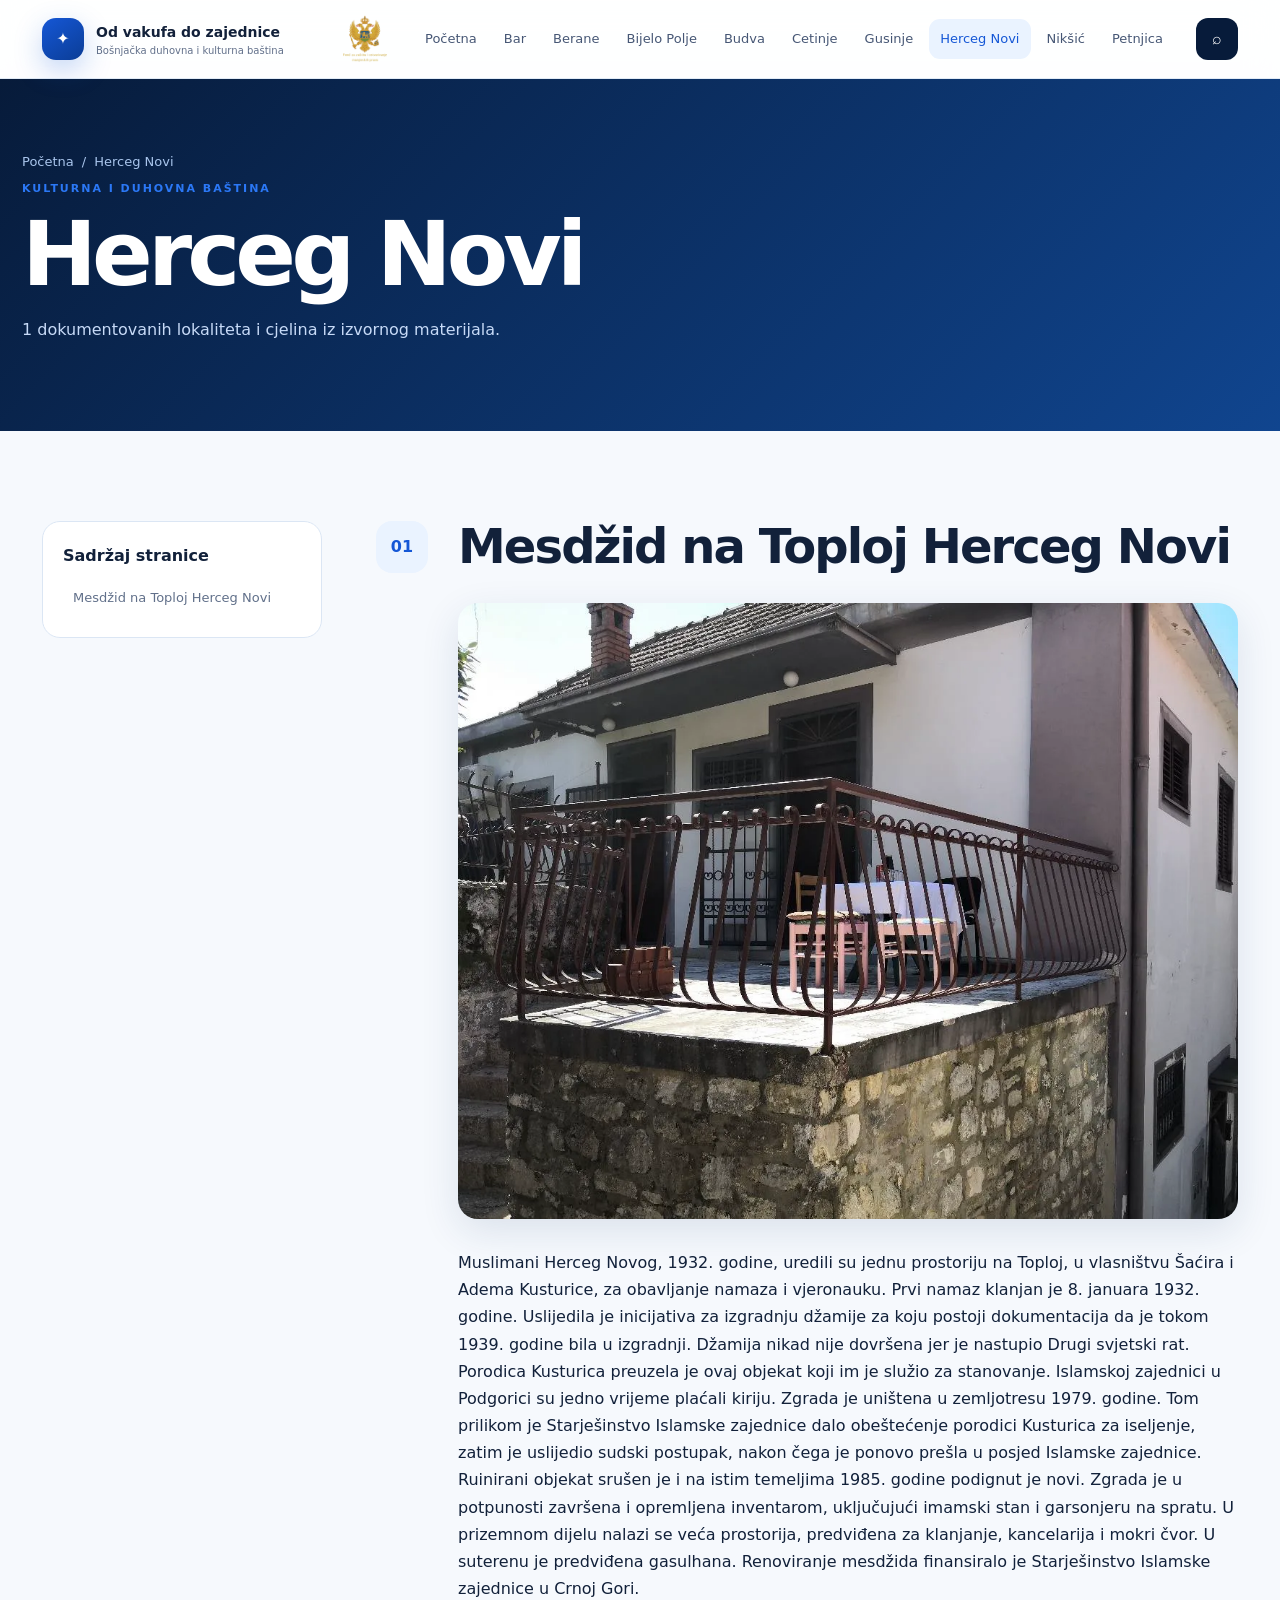
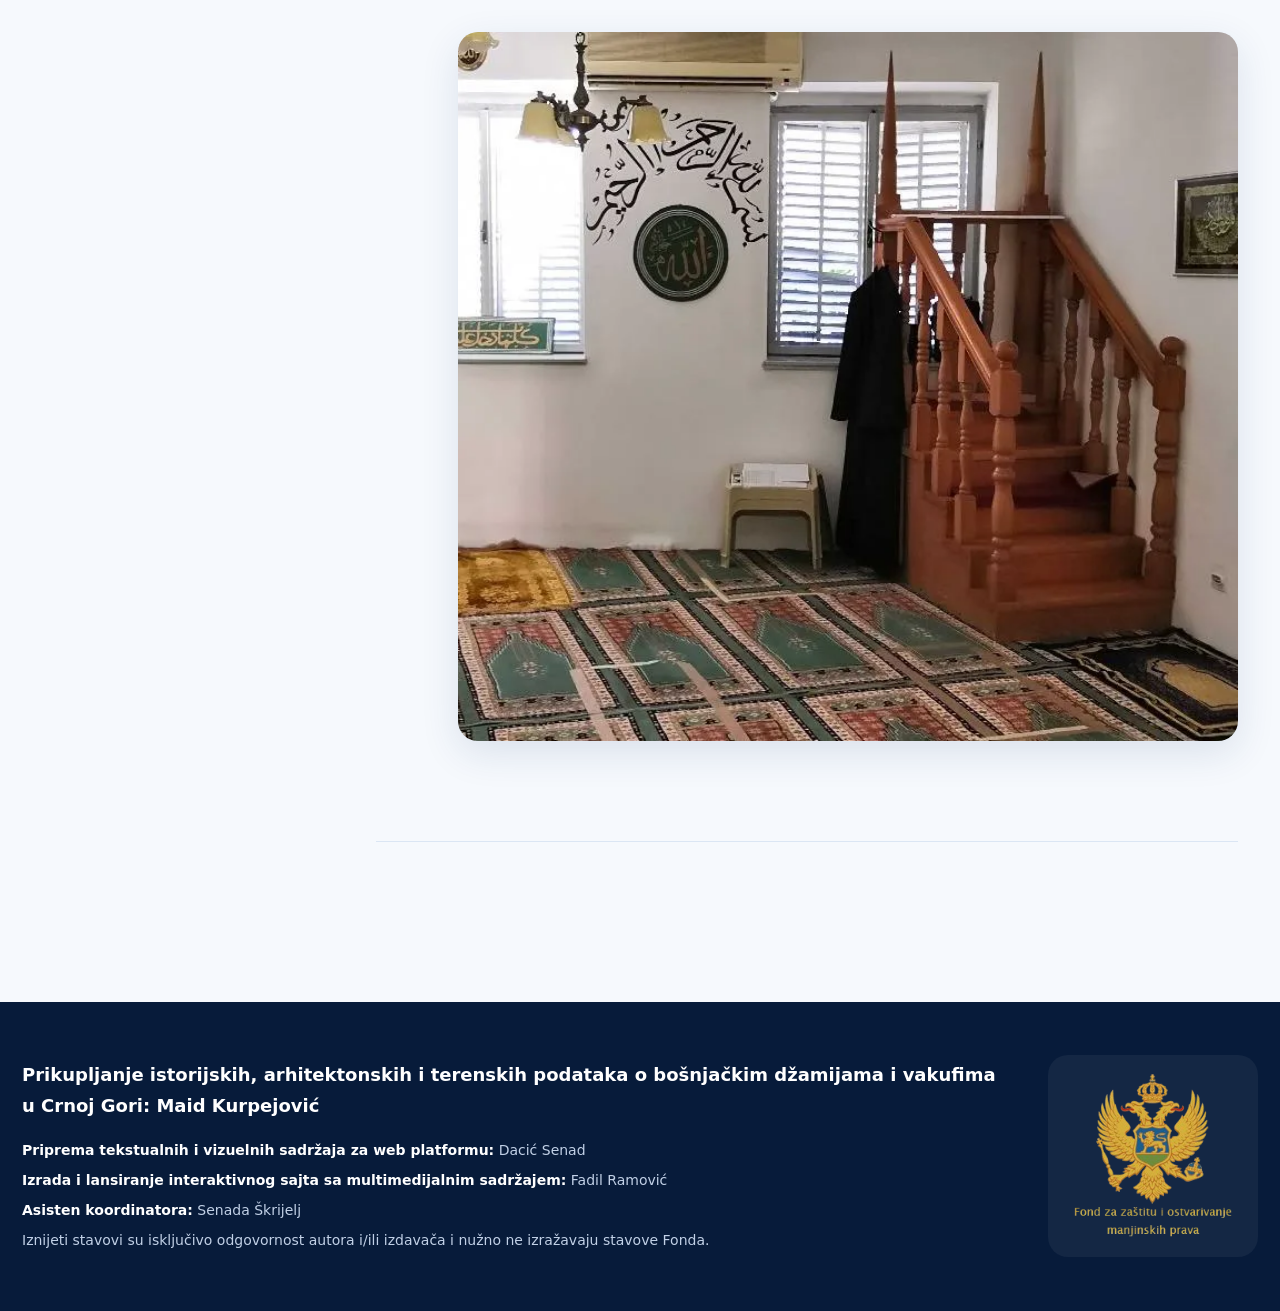
<file: herceg-novi.html>
<!doctype html><html lang="bs"><head><meta charset="utf-8"><meta name="viewport" content="width=device-width,initial-scale=1"><title>Herceg Novi | Od vakufa do zajednice</title><meta name="description" content="Bošnjačka duhovna i kulturna baština — Herceg Novi"><link rel="stylesheet" href="assets/css/style.css"></head><body><header class="site-header"><div class="nav-shell"><a class="brand" href="index.html"><span class="brand-mark" aria-hidden="true">✦</span><span><strong>Od vakufa do zajednice</strong><small>Bošnjačka duhovna i kulturna baština</small></span></a><a class="fund-logo nav-fund-logo" href="https://www.fzm.me/" target="_blank" rel="noopener noreferrer" aria-label="Fond za zaštitu i ostvarivanje manjinskih prava"><img src="assets/images/fond-manjinska-prava-logo.png" alt="Fond za zaštitu i ostvarivanje manjinskih prava"></a><button class="menu-toggle" aria-label="Otvori meni" aria-expanded="false"><span></span><span></span><span></span></button><nav class="main-nav" aria-label="Glavna navigacija"><a class="nav-link " href="index.html">Početna</a><a class="nav-link " href="bar.html">Bar</a><a class="nav-link " href="berane.html">Berane</a><a class="nav-link " href="bijelo-polje.html">Bijelo Polje</a><a class="nav-link " href="budva.html">Budva</a><a class="nav-link " href="cetinje.html">Cetinje</a><a class="nav-link " href="gusinje.html">Gusinje</a><a class="nav-link active" href="herceg-novi.html">Herceg Novi</a><a class="nav-link " href="niksic.html">Nikšić</a><a class="nav-link " href="petnjica.html">Petnjica</a><a class="nav-link " href="plav.html">Plav</a><a class="nav-link " href="podgorica.html">Podgorica</a></nav><button class="search-open" aria-label="Pretraži sajt">⌕</button></div></header><main><section class="page-hero"><div><nav class="breadcrumbs" aria-label="Breadcrumb"><a href="index.html">Početna</a><span>/</span><span>Herceg Novi</span></nav><span class="eyebrow">Kulturna i duhovna baština</span><h1>Herceg Novi</h1><p>1 dokumentovanih lokaliteta i cjelina iz izvornog materijala.</p></div></section><div class="content-layout section"><aside class="toc"><strong>Sadržaj stranice</strong><a href="#mesdzid-na-toploj-herceg-novi">Mesdžid na Toploj Herceg Novi</a></aside><section class="items"><article class="heritage-item reveal" id="mesdzid-na-toploj-herceg-novi"><div class="item-number">01</div><div class="item-content"><h2>Mesdžid na Toploj Herceg Novi</h2><div class="prose"><figure class="content-image reveal"><button class="image-button" data-lightbox="assets/images/image104.webp" data-alt="Mesdžid na Toploj Herceg Novi"><img src="assets/images/image104.webp" alt="Mesdžid na Toploj Herceg Novi" loading="lazy" decoding="async"></button></figure><p>Muslimani Herceg Novog, 1932. godine, uredili su jednu prostoriju na Toploj, u vlasništvu Šaćira i Adema Kusturice, za obavljanje namaza i vjeronauku. Prvi namaz klanjan je 8. januara 1932. godine. Uslijedila je inicijativa za izgradnju džamije za koju postoji dokumentacija da je tokom 1939. godine bila u izgradnji. Džamija nikad nije dovršena jer je nastupio Drugi svjetski rat. Porodica Kusturica preuzela je ovaj objekat koji im je služio za stanovanje. Islamskoj zajednici u Podgorici su jedno vrijeme plaćali kiriju. Zgrada je uništena u zemljotresu 1979. godine. Tom prilikom je Starješinstvo Islamske zajednice dalo obeštećenje porodici Kusturica za iseljenje, zatim je uslijedio sudski postupak, nakon čega je ponovo prešla u posjed Islamske zajednice. Ruinirani objekat srušen je i na istim temeljima 1985. godine podignut je novi. Zgrada je u potpunosti završena i opremljena inventarom, uključujući imamski stan i garsonjeru na spratu. U prizemnom dijelu nalazi se veća prostorija, predviđena za klanjanje, kancelarija i mokri čvor. U suterenu je predviđena gasulhana. Renoviranje mesdžida finansiralo je Starješinstvo Islamske zajednice u Crnoj Gori.</p><figure class="content-image reveal"><button class="image-button" data-lightbox="[data-uri]" data-alt="Mesdžid na Toploj Herceg Novi"><img src="[data-uri]" alt="Mesdžid na Toploj Herceg Novi" loading="lazy" decoding="async"></button></figure></div></div></article></section></div></main><footer class="footer">
  <div class="container footer-grid">
    <div class="footer-content">
      <p><strong>Prikupljanje istorijskih, arhitektonskih i terenskih podataka o bošnjačkim džamijama i vakufima u Crnoj Gori:</strong> Maid Kurpejović</p>
      <p><strong>Priprema tekstualnih i vizuelnih sadržaja za web platformu:</strong> Dacić Senad</p>
      <p><strong>Izrada i lansiranje interaktivnog sajta sa multimedijalnim sadržajem:</strong> Fadil Ramović</p>
      <p><strong>Asisten koordinatora:</strong> Senada Škrijelj</p>
      <p>Iznijeti stavovi su isključivo odgovornost autora i/ili izdavača i nužno ne izražavaju stavove Fonda.</p>
    </div>
    <a class="fund-logo footer-fund-logo" href="https://www.fzm.me/" target="_blank" rel="noopener noreferrer" aria-label="Fond za zaštitu i ostvarivanje manjinskih prava">
      <img src="assets/images/fond-manjinska-prava-logo.png" alt="Fond za zaštitu i ostvarivanje manjinskih prava">
    </a>
  </div>
</footer><button class="back-top" aria-label="Nazad na vrh">↑</button><div class="search-panel" aria-hidden="true"><div class="search-box"><button class="search-close" aria-label="Zatvori pretragu">×</button><label for="site-search">Pretraži lokalitete i tekst</label><input id="site-search" type="search" placeholder="Unesite naziv, mjesto ili pojam…" autocomplete="off"><div id="search-results" class="search-results"></div></div></div><script src="assets/js/search-index.js"></script><script src="assets/js/main.js"></script></body></html>
</file>
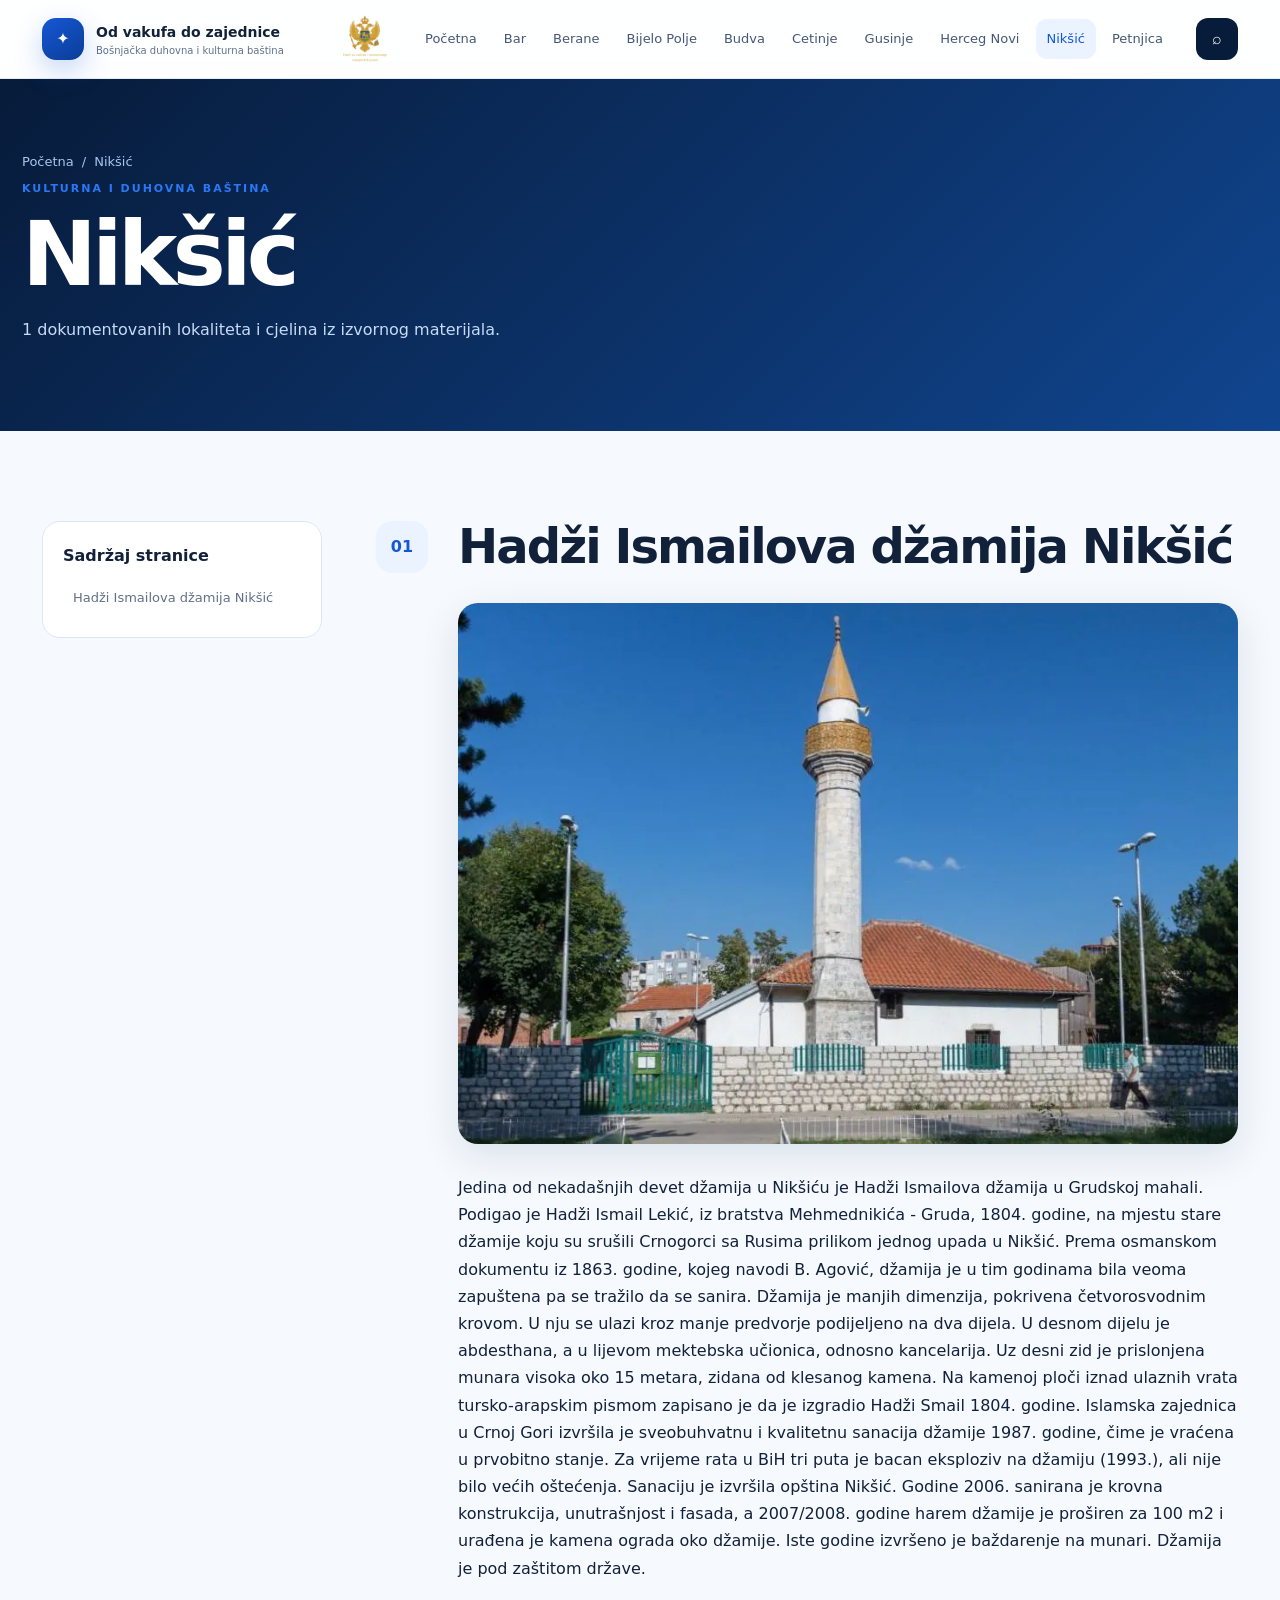
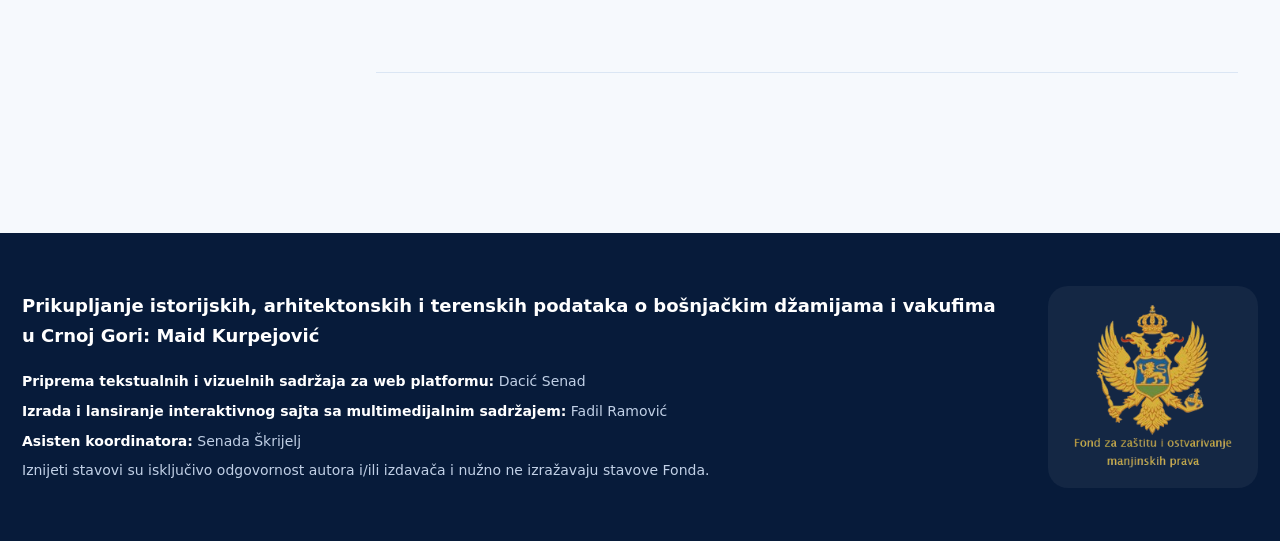
<file: niksic.html>
<!doctype html><html lang="bs"><head><meta charset="utf-8"><meta name="viewport" content="width=device-width,initial-scale=1"><title>Nikšić | Od vakufa do zajednice</title><meta name="description" content="Bošnjačka duhovna i kulturna baština — Nikšić"><link rel="stylesheet" href="assets/css/style.css"></head><body><header class="site-header"><div class="nav-shell"><a class="brand" href="index.html"><span class="brand-mark" aria-hidden="true">✦</span><span><strong>Od vakufa do zajednice</strong><small>Bošnjačka duhovna i kulturna baština</small></span></a><a class="fund-logo nav-fund-logo" href="https://www.fzm.me/" target="_blank" rel="noopener noreferrer" aria-label="Fond za zaštitu i ostvarivanje manjinskih prava"><img src="assets/images/fond-manjinska-prava-logo.png" alt="Fond za zaštitu i ostvarivanje manjinskih prava"></a><button class="menu-toggle" aria-label="Otvori meni" aria-expanded="false"><span></span><span></span><span></span></button><nav class="main-nav" aria-label="Glavna navigacija"><a class="nav-link " href="index.html">Početna</a><a class="nav-link " href="bar.html">Bar</a><a class="nav-link " href="berane.html">Berane</a><a class="nav-link " href="bijelo-polje.html">Bijelo Polje</a><a class="nav-link " href="budva.html">Budva</a><a class="nav-link " href="cetinje.html">Cetinje</a><a class="nav-link " href="gusinje.html">Gusinje</a><a class="nav-link " href="herceg-novi.html">Herceg Novi</a><a class="nav-link active" href="niksic.html">Nikšić</a><a class="nav-link " href="petnjica.html">Petnjica</a><a class="nav-link " href="plav.html">Plav</a><a class="nav-link " href="podgorica.html">Podgorica</a></nav><button class="search-open" aria-label="Pretraži sajt">⌕</button></div></header><main><section class="page-hero"><div><nav class="breadcrumbs" aria-label="Breadcrumb"><a href="index.html">Početna</a><span>/</span><span>Nikšić</span></nav><span class="eyebrow">Kulturna i duhovna baština</span><h1>Nikšić</h1><p>1 dokumentovanih lokaliteta i cjelina iz izvornog materijala.</p></div></section><div class="content-layout section"><aside class="toc"><strong>Sadržaj stranice</strong><a href="#hadzi-ismailova-dzamija-niksic">Hadži Ismailova džamija  Nikšić</a></aside><section class="items"><article class="heritage-item reveal" id="hadzi-ismailova-dzamija-niksic"><div class="item-number">01</div><div class="item-content"><h2>Hadži Ismailova džamija  Nikšić</h2><div class="prose"><figure class="content-image reveal"><button class="image-button" data-lightbox="assets/images/image106.webp" data-alt="Hadži Ismailova džamija  Nikšić"><img src="assets/images/image106.webp" alt="Hadži Ismailova džamija  Nikšić" loading="lazy" decoding="async"></button></figure><p>Jedina od nekadašnjih devet džamija u Nikšiću je Hadži Ismailova džamija u Grudskoj mahali. Podigao je Hadži Ismail Lekić, iz bratstva Mehmednikića - Gruda, 1804. godine, na mjestu stare džamije koju su srušili Crnogorci sa Rusima prilikom jednog upada u Nikšić. Prema osmanskom dokumentu iz 1863. godine, kojeg navodi B. Agović, džamija je u tim godinama bila veoma zapuštena pa se tražilo da se sanira. Džamija je manjih dimenzija, pokrivena četvorosvodnim krovom. U nju se ulazi kroz manje predvorje podijeljeno na dva dijela. U desnom dijelu je abdesthana, a u lijevom mektebska učionica, odnosno kancelarija. Uz desni zid je prislonjena munara visoka oko 15 metara, zidana od klesanog kamena. Na kamenoj ploči iznad ulaznih vrata tursko-arapskim pismom zapisano je da je izgradio Hadži Smail 1804. godine. Islamska zajednica u Crnoj Gori izvršila je sveobuhvatnu i kvalitetnu sanacija džamije 1987. godine, čime je vraćena u prvobitno stanje. Za vrijeme rata u BiH tri puta je bacan eksploziv na džamiju (1993.), ali nije bilo većih oštećenja. Sanaciju je izvršila opština Nikšić. Godine 2006. sanirana je krovna konstrukcija, unutrašnjost i fasada, a 2007/2008. godine harem džamije je proširen za 100 m2 i urađena je kamena ograda oko džamije. Iste godine izvršeno je baždarenje na munari. Džamija je pod zaštitom države.</p></div></div></article></section></div></main><footer class="footer">
  <div class="container footer-grid">
    <div class="footer-content">
      <p><strong>Prikupljanje istorijskih, arhitektonskih i terenskih podataka o bošnjačkim džamijama i vakufima u Crnoj Gori:</strong> Maid Kurpejović</p>
      <p><strong>Priprema tekstualnih i vizuelnih sadržaja za web platformu:</strong> Dacić Senad</p>
      <p><strong>Izrada i lansiranje interaktivnog sajta sa multimedijalnim sadržajem:</strong> Fadil Ramović</p>
      <p><strong>Asisten koordinatora:</strong> Senada Škrijelj</p>
      <p>Iznijeti stavovi su isključivo odgovornost autora i/ili izdavača i nužno ne izražavaju stavove Fonda.</p>
    </div>
    <a class="fund-logo footer-fund-logo" href="https://www.fzm.me/" target="_blank" rel="noopener noreferrer" aria-label="Fond za zaštitu i ostvarivanje manjinskih prava">
      <img src="assets/images/fond-manjinska-prava-logo.png" alt="Fond za zaštitu i ostvarivanje manjinskih prava">
    </a>
  </div>
</footer><button class="back-top" aria-label="Nazad na vrh">↑</button><div class="search-panel" aria-hidden="true"><div class="search-box"><button class="search-close" aria-label="Zatvori pretragu">×</button><label for="site-search">Pretraži lokalitete i tekst</label><input id="site-search" type="search" placeholder="Unesite naziv, mjesto ili pojam…" autocomplete="off"><div id="search-results" class="search-results"></div></div></div><script src="assets/js/search-index.js"></script><script src="assets/js/main.js"></script></body></html>
</file>
<file: assets/css/style.css>
:root{--primary:#1557d6;--primary-2:#2b78f6;--navy:#071b3a;--sky:#eaf3ff;--bg:#f6f9fd;--surface:#fff;--text:#12213a;--muted:#61708a;--line:#dbe6f4;--radius:24px;--radius-sm:14px;--shadow:0 18px 60px rgba(24,72,132,.12);--max:1240px}*{box-sizing:border-box}html{scroll-behavior:smooth}body{margin:0;font-family:Inter,ui-sans-serif,system-ui,-apple-system,BlinkMacSystemFont,"Segoe UI",sans-serif;color:var(--text);background:var(--bg);line-height:1.7}img{max-width:100%;display:block}a{color:inherit;text-decoration:none}button,input{font:inherit}.site-header{position:sticky;top:0;z-index:50;background:rgba(255,255,255,.9);backdrop-filter:blur(18px);border-bottom:1px solid rgba(219,230,244,.8)}.nav-shell{max-width:var(--max);margin:auto;min-height:78px;padding:0 22px;display:flex;align-items:center;gap:22px}.brand{display:flex;align-items:center;gap:12px;margin-right:auto;min-width:260px}.brand-mark{display:grid;place-items:center;width:42px;height:42px;border-radius:14px;color:#fff;background:linear-gradient(145deg,var(--primary),#0b3d96);box-shadow:0 10px 28px rgba(21,87,214,.25)}.brand strong{display:block;font-size:14px}.brand small{display:block;color:var(--muted);font-size:10px;line-height:1.2}.main-nav{display:flex;align-items:center;gap:5px;max-width:760px;overflow:auto;scrollbar-width:none}.nav-link{padding:9px 11px;border-radius:11px;font-size:13px;white-space:nowrap;color:#465775}.nav-link:hover,.nav-link.active{background:var(--sky);color:var(--primary)}.search-open,.menu-toggle{border:0;background:var(--navy);color:#fff;border-radius:12px;width:42px;height:42px;cursor:pointer}.menu-toggle{display:none;background:transparent}.menu-toggle span{display:block;width:23px;height:2px;background:var(--navy);margin:5px auto}.hero{max-width:var(--max);margin:28px auto 0;padding:54px;min-height:580px;border-radius:36px;display:grid;grid-template-columns:1.05fr .95fr;gap:50px;align-items:center;background:linear-gradient(135deg,#071b3a 0%,#0d3472 58%,#1557d6 100%);color:#fff;overflow:hidden;box-shadow:var(--shadow)}.hero h1{font-size:clamp(42px,6vw,78px);line-height:.98;letter-spacing:-.055em;margin:12px 0 18px;max-width:720px}.hero-sub{font-size:clamp(18px,2vw,25px);max-width:650px;color:#cfe2ff}.hero-media{height:480px;border-radius:28px;overflow:hidden;box-shadow:0 28px 80px rgba(0,0,0,.25)}.hero-media img{width:100%;height:100%;object-fit:cover}.eyebrow{text-transform:uppercase;letter-spacing:.18em;font-weight:800;font-size:11px;color:var(--primary-2)}.hero .eyebrow{color:#9dc3ff}.hero-actions{display:flex;gap:12px;flex-wrap:wrap;margin-top:28px}.btn{border:1px solid rgba(255,255,255,.25);padding:13px 18px;border-radius:14px;cursor:pointer;font-weight:700}.btn.primary{background:#fff;color:var(--navy)}.btn.ghost{background:rgba(255,255,255,.08);color:#fff}.section{max-width:var(--max);margin:0 auto;padding:90px 22px}.section-heading{max-width:760px;margin-bottom:34px}.section-heading h2{font-size:clamp(34px,4vw,52px);letter-spacing:-.04em;line-height:1.05;margin:8px 0 12px}.section-heading p{color:var(--muted)}.prose{font-size:16px}.prose p{margin:0 0 20px}.lead{font-size:18px;max-width:920px}.content-image{margin:30px 0}.image-button{display:block;width:100%;padding:0;border:0;background:none;cursor:zoom-in}.content-image img{width:100%;max-height:760px;object-fit:contain;border-radius:20px;background:#eef4fb;box-shadow:0 12px 38px rgba(22,61,110,.12)}.place-grid{display:grid;grid-template-columns:repeat(3,1fr);gap:22px}.place-card{min-height:330px;background:var(--surface);border:1px solid var(--line);border-radius:24px;overflow:hidden;box-shadow:0 8px 30px rgba(20,61,116,.07);transition:.3s transform,.3s box-shadow}.place-card:hover{transform:translateY(-6px);box-shadow:var(--shadow)}.place-card img{width:100%;height:215px;object-fit:cover}.place-card span{display:block;padding:20px}.place-card small{color:var(--muted);display:block}.place-card strong{display:block;font-size:25px;margin-top:2px}.place-card em{display:block;color:var(--primary);font-style:normal;font-weight:800;margin-top:10px}.page-hero{background:linear-gradient(135deg,#071b3a,#10458f);color:#fff;padding:72px 22px}.page-hero>div{max-width:var(--max);margin:auto}.page-hero h1{font-size:clamp(50px,7vw,90px);letter-spacing:-.055em;line-height:1;margin:10px 0}.page-hero p{color:#c7daf7}.breadcrumbs{font-size:13px;color:#a9c5ec;display:flex;gap:8px}.content-layout{display:grid;grid-template-columns:280px minmax(0,1fr);gap:54px;align-items:start}.toc{position:sticky;top:104px;max-height:calc(100vh - 130px);overflow:auto;padding:20px;background:#fff;border:1px solid var(--line);border-radius:18px}.toc strong{display:block;margin-bottom:10px}.toc a{display:block;padding:8px 10px;border-radius:9px;color:var(--muted);font-size:13px}.toc a:hover{background:var(--sky);color:var(--primary)}.heritage-item{display:grid;grid-template-columns:62px 1fr;gap:20px;padding:0 0 70px;margin-bottom:70px;border-bottom:1px solid var(--line);scroll-margin-top:100px}.item-number{width:52px;height:52px;border-radius:16px;display:grid;place-items:center;background:var(--sky);color:var(--primary);font-weight:900}.item-content h2{font-size:clamp(30px,4vw,48px);letter-spacing:-.04em;line-height:1.08;margin:0 0 28px}.site-footer{background:var(--navy);color:#fff;padding:45px max(22px,calc((100vw - var(--max))/2));display:flex;justify-content:space-between;gap:30px}.site-footer p{margin:3px 0;color:#a9bddb}.back-top{position:fixed;right:20px;bottom:20px;width:46px;height:46px;border:0;border-radius:15px;background:var(--primary);color:#fff;box-shadow:0 12px 30px rgba(21,87,214,.3);cursor:pointer;opacity:0;pointer-events:none;transition:.25s}.back-top.show{opacity:1;pointer-events:auto}.search-panel{position:fixed;inset:0;background:rgba(3,16,38,.72);backdrop-filter:blur(8px);z-index:100;display:none;padding:7vh 20px}.search-panel.open{display:block}.search-box{max-width:820px;margin:auto;background:#fff;border-radius:26px;padding:28px;max-height:86vh;overflow:auto}.search-close{float:right;border:0;background:#eef4fb;border-radius:12px;width:38px;height:38px;font-size:24px}.search-box label{display:block;font-size:22px;font-weight:800;margin-bottom:14px}.search-box input{width:100%;border:1px solid var(--line);padding:15px 17px;border-radius:14px;outline:none}.search-result{display:block;padding:14px 4px;border-bottom:1px solid var(--line)}.search-result small{display:block;color:var(--primary)}.lightbox{position:fixed;inset:0;background:rgba(0,8,22,.94);z-index:120;display:grid;place-items:center;padding:30px}.lightbox img{max-width:95vw;max-height:88vh;object-fit:contain;border-radius:12px}.lightbox button{position:absolute;top:18px;right:18px;border:0;background:#fff;width:44px;height:44px;border-radius:50%;font-size:25px}.reveal{opacity:0;transform:translateY(18px);transition:.65s ease}.reveal.visible{opacity:1;transform:none}@media(max-width:1050px){.main-nav{display:none;position:absolute;left:18px;right:18px;top:70px;background:#fff;border:1px solid var(--line);border-radius:18px;box-shadow:var(--shadow);padding:14px;max-height:70vh;overflow:auto;flex-direction:column;align-items:stretch}.main-nav.open{display:flex}.menu-toggle{display:block}.hero{grid-template-columns:1fr;padding:38px}.hero-media{height:390px}.content-layout{grid-template-columns:1fr}.toc{position:relative;top:auto;max-height:none;display:grid;grid-template-columns:repeat(2,1fr)}.toc strong{grid-column:1/-1}.place-grid{grid-template-columns:repeat(2,1fr)}}@media(max-width:650px){.nav-shell{min-height:68px;padding:0 14px;gap:10px}.brand{min-width:0}.brand small{display:none}.brand strong{font-size:12px}.hero{margin:14px 12px 0;padding:28px 22px;border-radius:24px;min-height:auto}.hero-media{height:280px}.hero-actions{flex-direction:column}.btn{text-align:center}.section{padding:60px 16px}.place-grid{grid-template-columns:1fr}.page-hero{padding:55px 16px}.content-layout{padding-top:50px}.toc{grid-template-columns:1fr}.heritage-item{grid-template-columns:1fr;gap:12px;padding-bottom:48px;margin-bottom:48px}.item-number{width:44px;height:44px}.item-content h2{font-size:31px}.prose{font-size:15.5px}.content-image{margin:22px -2px}.site-footer{flex-direction:column}.search-open{display:none}}@media(prefers-reduced-motion:reduce){*{scroll-behavior:auto!important}.reveal{opacity:1;transform:none;transition:none}}

/* Fond logo, publication dates and project credits */
.fund-logo{display:flex;align-items:center;justify-content:center;flex:0 0 auto}.fund-logo img{object-fit:contain}.nav-fund-logo{width:54px;height:54px;padding:4px;border-radius:12px;transition:transform .2s ease,background .2s ease}.nav-fund-logo:hover{transform:translateY(-2px);background:var(--sky)}.nav-fund-logo img{width:48px;height:48px}.published-date{display:block;margin-top:9px;color:var(--muted);font-size:12px;font-weight:700;letter-spacing:.01em}.place-card .published-date+em{margin-top:6px}.footer{background:var(--navy);color:#fff;padding:52px max(22px,calc((100vw - var(--max))/2))}.footer .container{max-width:var(--max);margin:0 auto}.footer-grid{display:grid;grid-template-columns:minmax(0,1fr) 210px;gap:48px;align-items:center}.footer-content p{margin:6px 0;color:#c1d0e6;font-size:14px}.footer-content p:first-child{font-size:18px;font-weight:800;color:#fff;margin-bottom:18px}.footer-content strong{color:#fff}.footer-disclaimer{margin-top:22px!important;padding-top:18px;border-top:1px solid rgba(255,255,255,.14);max-width:900px}.footer-fund-logo{padding:16px;border-radius:20px;background:rgba(255,255,255,.05);transition:transform .2s ease,background .2s ease}.footer-fund-logo:hover{transform:translateY(-3px);background:rgba(255,255,255,.09)}.footer-fund-logo img{width:170px;max-height:170px}.site-footer{display:none!important}@media(max-width:1050px){.nav-fund-logo{margin-left:auto}.brand{margin-right:0}.main-nav{z-index:3}}@media(max-width:650px){.nav-fund-logo{width:42px;height:42px;padding:3px}.nav-fund-logo img{width:36px;height:36px}.footer{padding:42px 18px}.footer-grid{grid-template-columns:1fr;gap:30px}.footer-fund-logo{justify-self:start}.footer-fund-logo img{width:145px}.footer-content p{font-size:13px}}
</file>
